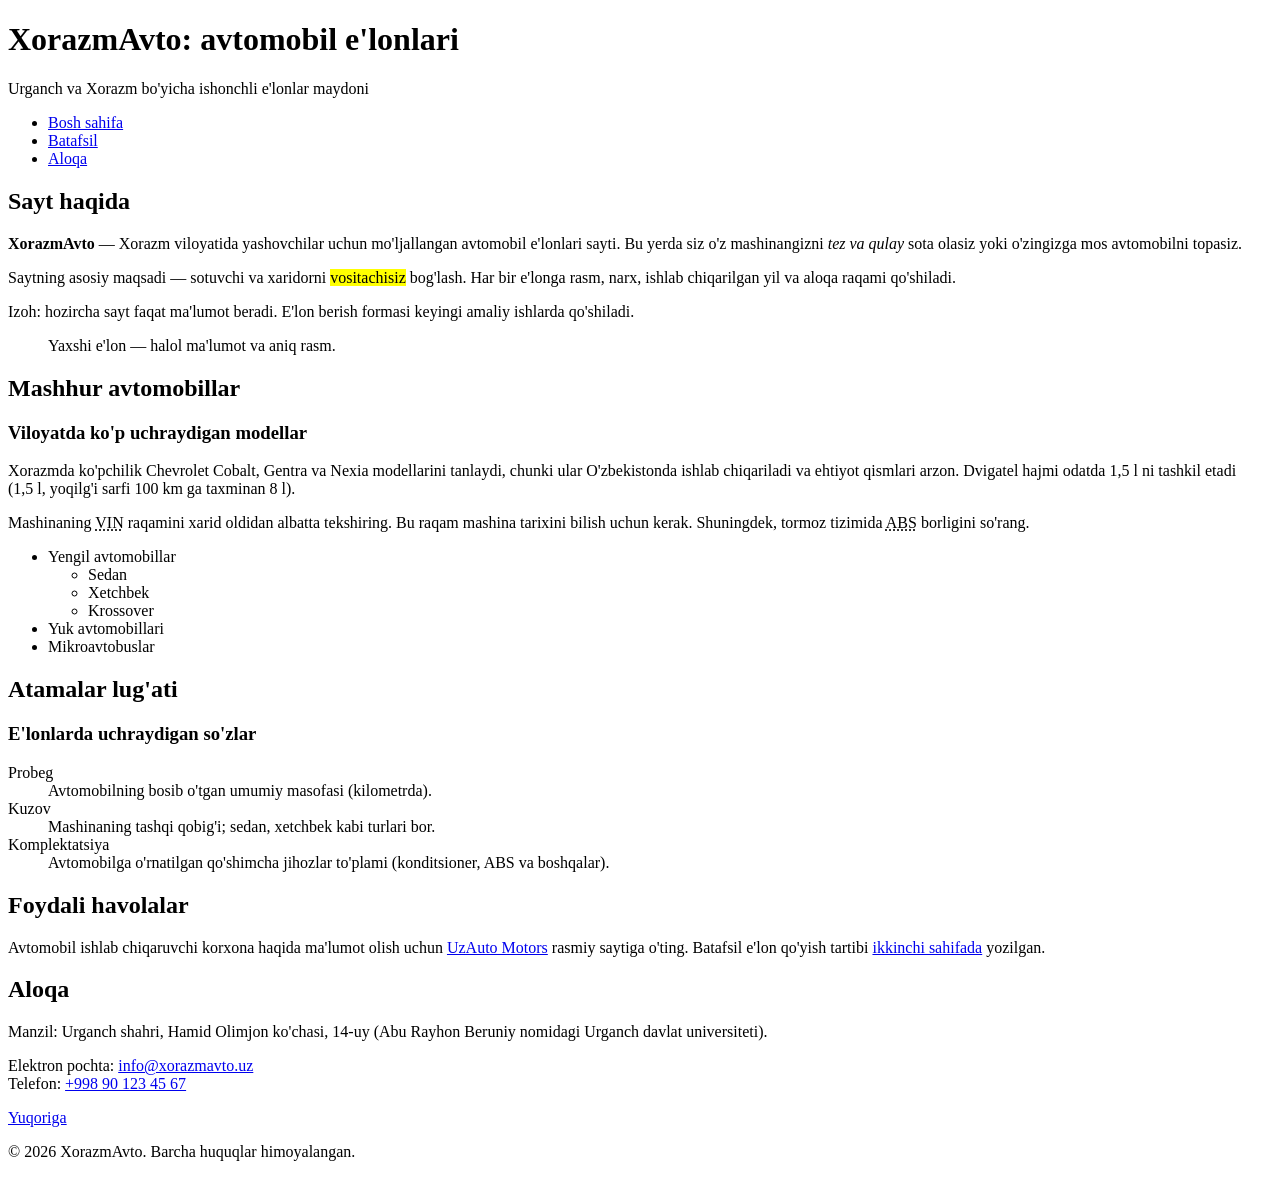
<file: amaliy-01/index.html>
<!DOCTYPE html>
<html lang="uz">
<head>
    <meta charset="UTF-8">
    <meta name="viewport" content="width=device-width, initial-scale=1">
    <meta name="description" content="Xorazm viloyatida avtomobil sotish va sotib olish e'lonlari sayti: e'lon berish qoidalari, mashhur modellar va foydali maslahatlar.">
    <title>XorazmAvto — Avtomobil e'lonlari sayti</title>
    <link rel="stylesheet" href="css/style.css">
</head>
<body>
    <header id="yuqori">
        <h1>XorazmAvto: avtomobil e'lonlari</h1>
        <p class="shior">Urganch va Xorazm bo'yicha ishonchli e'lonlar maydoni</p>
        <nav>
            <ul>
                <li><a href="index.html">Bosh sahifa</a></li>
                <li><a href="batafsil.html">Batafsil</a></li>
                <li><a href="#aloqa">Aloqa</a></li>
            </ul>
        </nav>
    </header>

    <main>
        <section>
            <h2>Sayt haqida</h2>
            <p>
                <strong>XorazmAvto</strong> — Xorazm viloyatida yashovchilar uchun mo'ljallangan
                avtomobil e'lonlari sayti. Bu yerda siz o'z mashinangizni <em>tez va qulay</em> sota olasiz
                yoki o'zingizga mos avtomobilni topasiz.
            </p>
            <p>
                Saytning asosiy maqsadi — sotuvchi va xaridorni <mark>vositachisiz</mark> bog'lash.
                Har bir e'longa rasm, narx, ishlab chiqarilgan yil va aloqa raqami qo'shiladi.
            </p>
            <p class="izoh">
                Izoh: hozircha sayt faqat ma'lumot beradi. E'lon berish formasi keyingi
                amaliy ishlarda qo'shiladi.
            </p>

            <blockquote>
                Yaxshi e'lon — halol ma'lumot va aniq rasm.
            </blockquote>
        </section>

        <section>
            <h2>Mashhur avtomobillar</h2>
            <h3>Viloyatda ko'p uchraydigan modellar</h3>
            <p>
                Xorazmda ko'pchilik Chevrolet Cobalt, Gentra va Nexia modellarini tanlaydi,
                chunki ular O'zbekistonda ishlab chiqariladi va ehtiyot qismlari arzon.
                Dvigatel hajmi odatda 1,5 l ni tashkil etadi (1,5&nbsp;l, yoqilg'i sarfi 100 km ga taxminan 8 l).
            </p>
            <p>
                Mashinaning <abbr title="Vehicle Identification Number — avtomobilning noyob identifikatsiya raqami">VIN</abbr>
                raqamini xarid oldidan albatta tekshiring. Bu raqam mashina tarixini bilish uchun kerak.
                Shuningdek, tormoz tizimida <abbr title="Anti-lock Braking System — g'ildiraklar qulflanishining oldini oluvchi tizim">ABS</abbr>
                borligini so'rang.
            </p>

            <ul>
                <li>Yengil avtomobillar
                    <ul>
                        <li>Sedan</li>
                        <li>Xetchbek</li>
                        <li>Krossover</li>
                    </ul>
                </li>
                <li>Yuk avtomobillari</li>
                <li>Mikroavtobuslar</li>
            </ul>
        </section>

        <section>
            <h2>Atamalar lug'ati</h2>
            <h3>E'lonlarda uchraydigan so'zlar</h3>
            <dl>
                <dt>Probeg</dt>
                <dd>Avtomobilning bosib o'tgan umumiy masofasi (kilometrda).</dd>

                <dt>Kuzov</dt>
                <dd>Mashinaning tashqi qobig'i; sedan, xetchbek kabi turlari bor.</dd>

                <dt>Komplektatsiya</dt>
                <dd>Avtomobilga o'rnatilgan qo'shimcha jihozlar to'plami (konditsioner, ABS va boshqalar).</dd>
            </dl>
        </section>

        <section>
            <h2>Foydali havolalar</h2>
            <p>
                Avtomobil ishlab chiqaruvchi korxona haqida ma'lumot olish uchun
                <a href="https://uzautomotors.com" target="_blank" rel="noopener">UzAuto Motors</a>
                rasmiy saytiga o'ting. Batafsil e'lon qo'yish tartibi
                <a href="batafsil.html">ikkinchi sahifada</a> yozilgan.
            </p>
        </section>

        <section id="aloqa">
            <h2>Aloqa</h2>
            <p>
                Manzil: Urganch shahri, Hamid Olimjon ko'chasi, 14-uy
                (Abu Rayhon Beruniy nomidagi Urganch davlat universiteti).
            </p>
            <p>
                Elektron pochta: <a href="mailto:info@xorazmavto.uz">info@xorazmavto.uz</a><br>
                Telefon: <a href="tel:+998901234567">+998 90 123 45 67</a>
            </p>
        </section>
    </main>

    <footer>
        <p><a href="#yuqori">Yuqoriga</a></p>
        <p>&copy; 2026 XorazmAvto. Barcha huquqlar himoyalangan.</p>
    </footer>
</body>
</html>
</file>
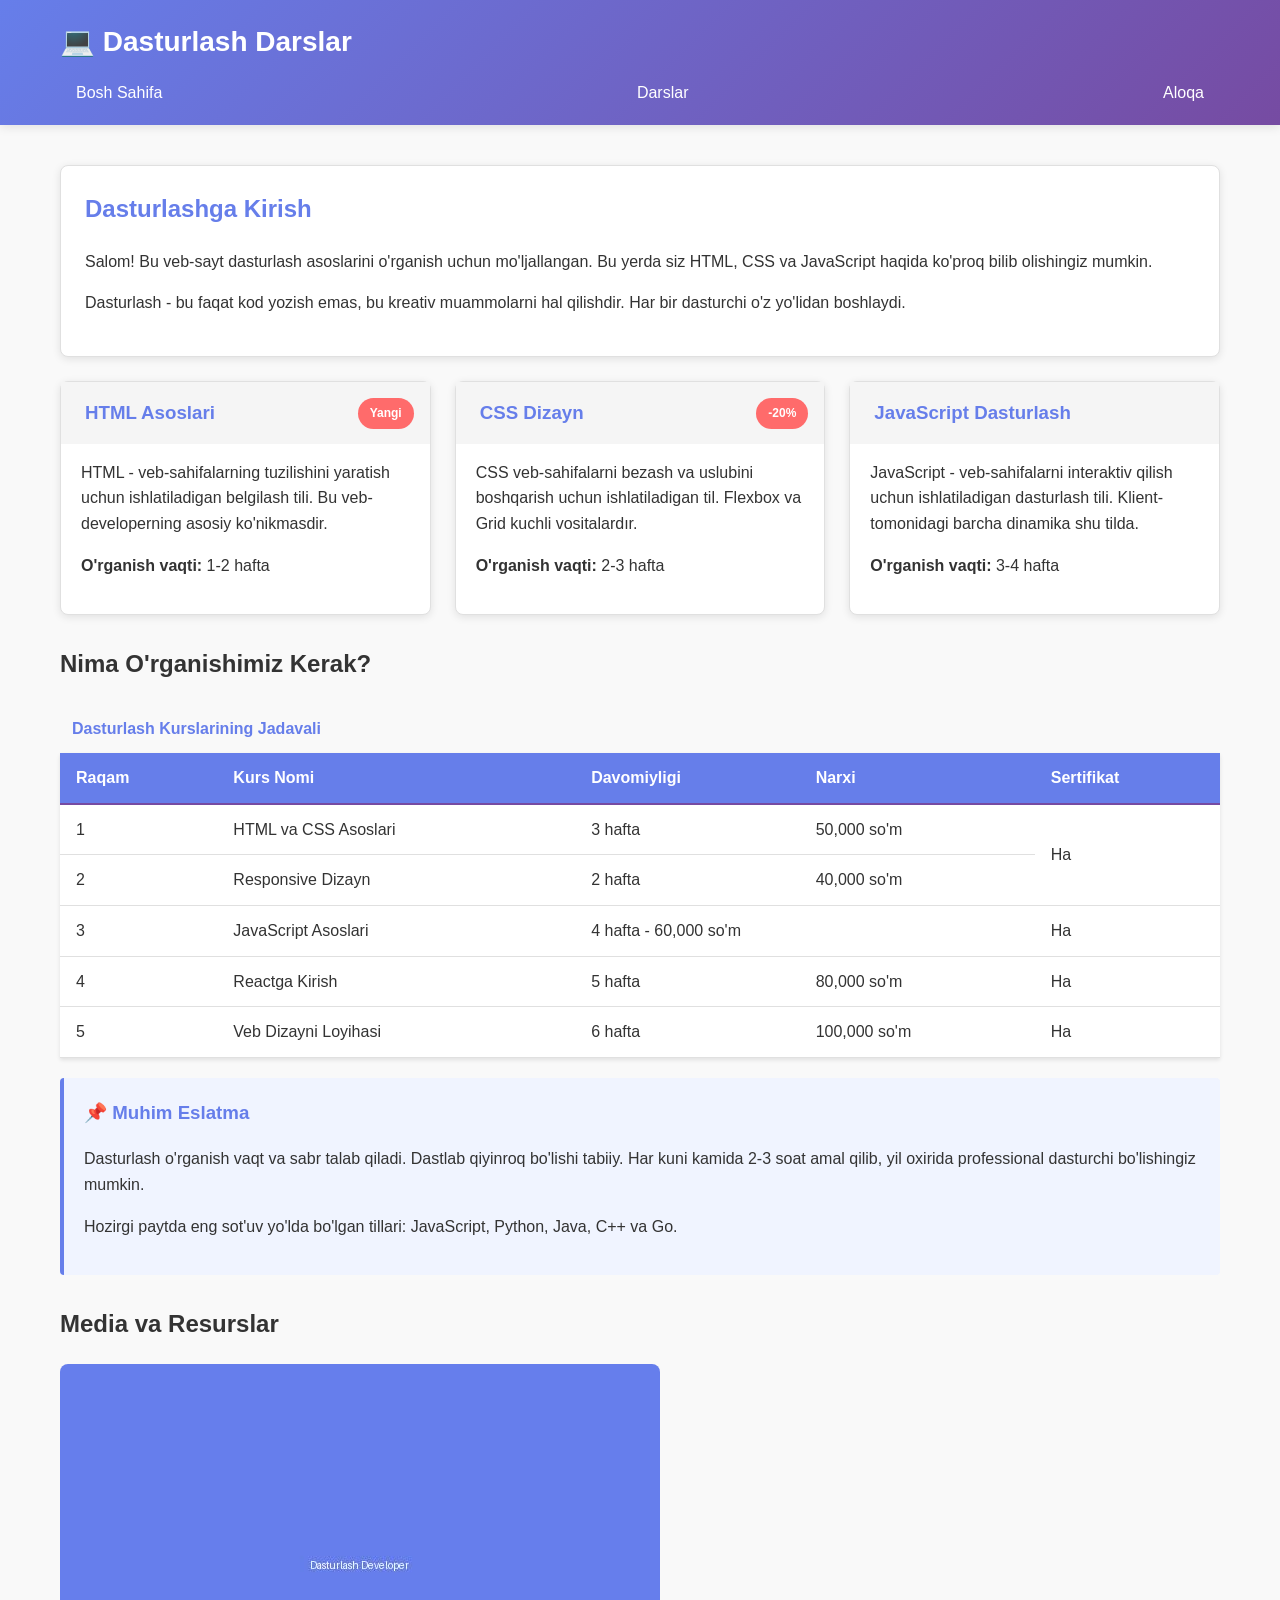
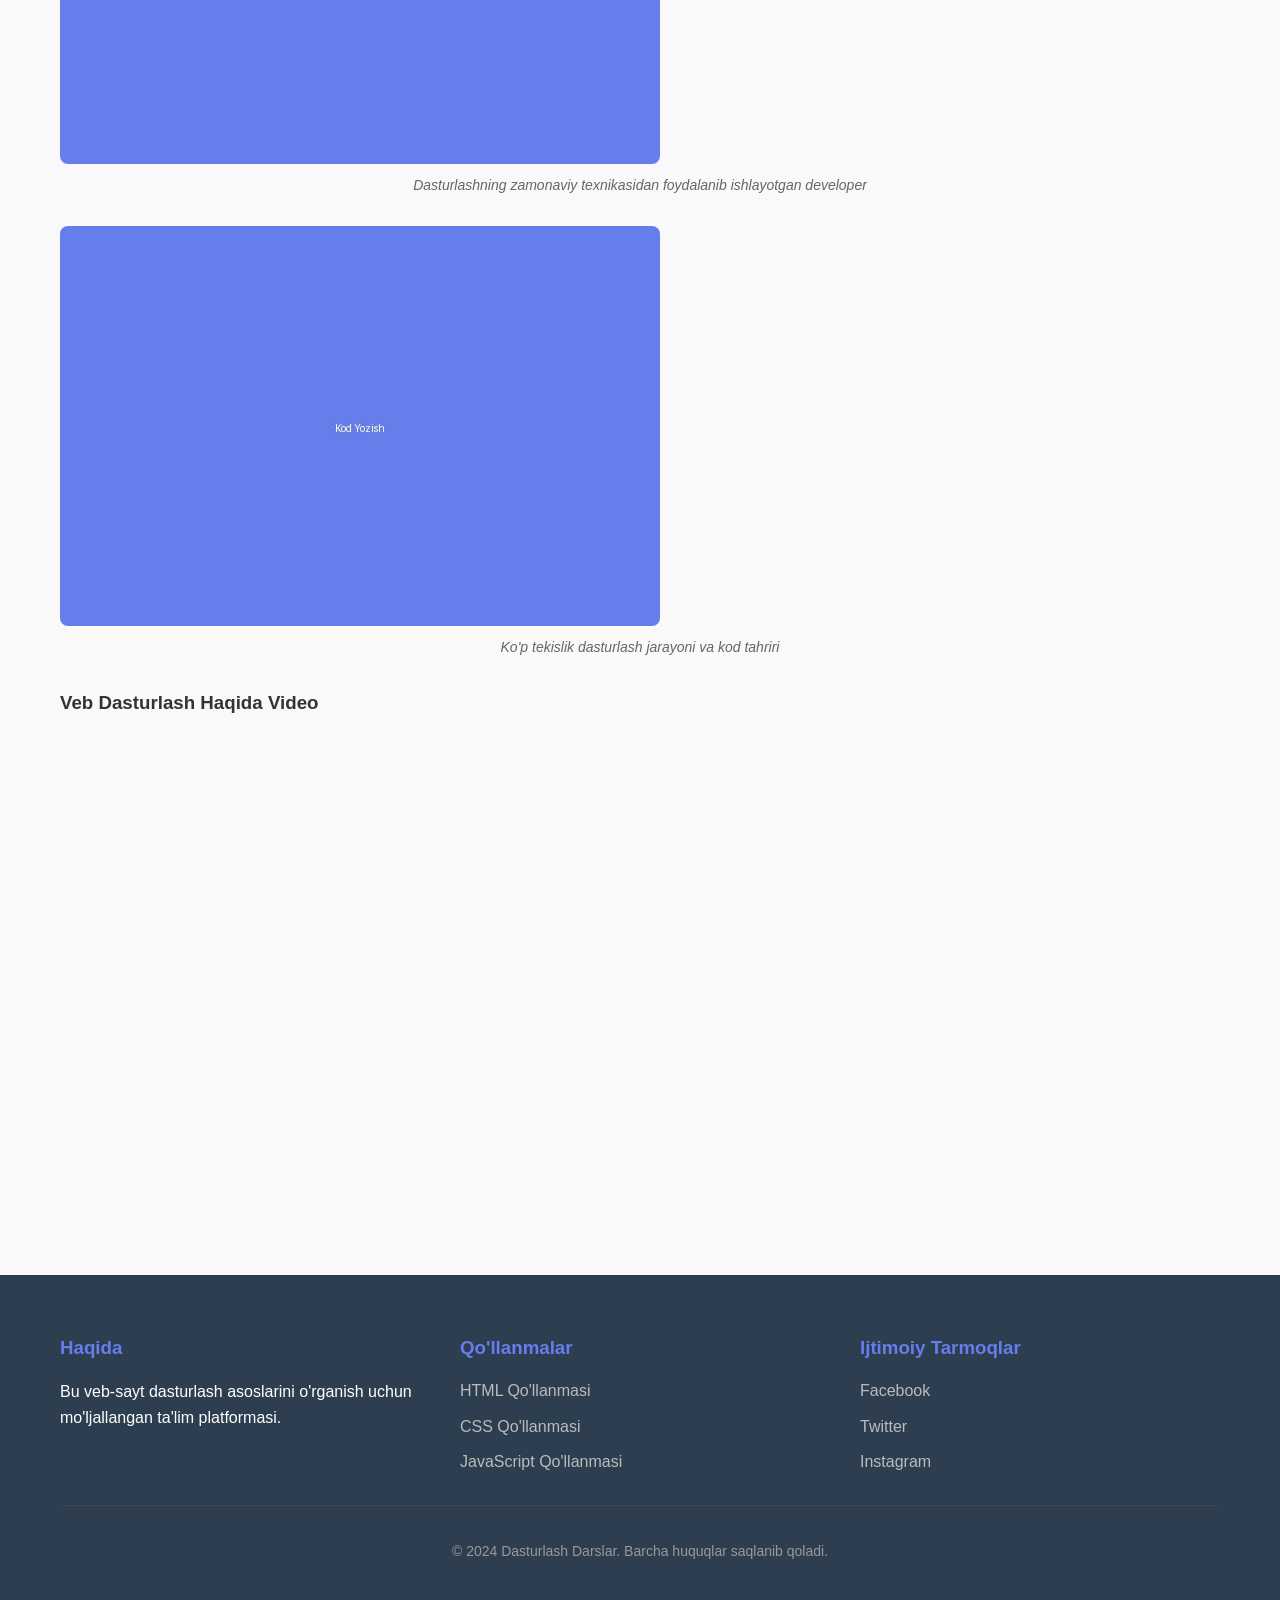
<file: amaliy-02/index.html>
<!DOCTYPE html>
<html lang="uz">
<head>
    <meta charset="UTF-8">
    <meta name="viewport" content="width=device-width, initial-scale=1.0">
    <title>Dasturlash Darslar - Bosh Sahifa</title>
    <link rel="stylesheet" href="css/style.css">
</head>
<body>
    <header>
        <div class="container">
            <h1>💻 Dasturlash Darslar</h1>
            <nav>
                <ul>
                    <li><a href="index.html">Bosh Sahifa</a></li>
                    <li><a href="batafsil.html">Darslar</a></li>
                    <li><a href="aloqa.html">Aloqa</a></li>
                </ul>
            </nav>
        </div>
    </header>

    <main>
        <div class="container">
            <section>
                <article>
                    <h2>Dasturlashga Kirish</h2>
                    <p>Salom! Bu veb-sayt dasturlash asoslarini o'rganish uchun mo'ljallangan. Bu yerda siz HTML, CSS va JavaScript haqida ko'proq bilib olishingiz mumkin.</p>
                    <p>Dasturlash - bu faqat kod yozish emas, bu kreativ muammolarni hal qilishdir. Har bir dasturchi o'z yo'lidan boshlaydi.</p>
                </article>

                <div class="cards-row">
                    <div class="card-item">
                        <span class="badge">Yangi</span>
                        <h3>HTML Asoslari</h3>
                        <p>HTML - veb-sahifalarning tuzilishini yaratish uchun ishlatiladigan belgilash tili. Bu veb-developerning asosiy ko'nikmasdir.</p>
                        <p><strong>O'rganish vaqti:</strong> 1-2 hafta</p>
                    </div>

                    <div class="card-item">
                        <span class="badge">-20%</span>
                        <h3>CSS Dizayn</h3>
                        <p>CSS veb-sahifalarni bezash va uslubini boshqarish uchun ishlatiladigan til. Flexbox va Grid kuchli vositalardır.</p>
                        <p><strong>O'rganish vaqti:</strong> 2-3 hafta</p>
                    </div>

                    <div class="card-item">
                        <h3>JavaScript Dasturlash</h3>
                        <p>JavaScript - veb-sahifalarni interaktiv qilish uchun ishlatiladigan dasturlash tili. Klient-tomonidagi barcha dinamika shu tilda.</p>
                        <p><strong>O'rganish vaqti:</strong> 3-4 hafta</p>
                    </div>
                </div>
            </section>

            <section>
                <h2>Nima O'rganishimiz Kerak?</h2>

                <table>
                    <caption>Dasturlash Kurslarining Jadavali</caption>
                    <thead>
                        <tr>
                            <th>Raqam</th>
                            <th>Kurs Nomi</th>
                            <th>Davomiyligi</th>
                            <th>Narxi</th>
                            <th>Sertifikat</th>
                        </tr>
                    </thead>
                    <tbody>
                        <tr>
                            <td>1</td>
                            <td>HTML va CSS Asoslari</td>
                            <td>3 hafta</td>
                            <td>50,000 so'm</td>
                            <td rowspan="2">Ha</td>
                        </tr>
                        <tr>
                            <td>2</td>
                            <td>Responsive Dizayn</td>
                            <td>2 hafta</td>
                            <td>40,000 so'm</td>
                        </tr>
                        <tr>
                            <td>3</td>
                            <td>JavaScript Asoslari</td>
                            <td colspan="2">4 hafta - 60,000 so'm</td>
                            <td>Ha</td>
                        </tr>
                        <tr>
                            <td>4</td>
                            <td>Reactga Kirish</td>
                            <td>5 hafta</td>
                            <td>80,000 so'm</td>
                            <td>Ha</td>
                        </tr>
                        <tr>
                            <td>5</td>
                            <td>Veb Dizayni Loyihasi</td>
                            <td>6 hafta</td>
                            <td>100,000 so'm</td>
                            <td>Ha</td>
                        </tr>
                    </tbody>
                </table>

                <aside>
                    <h3>📌 Muhim Eslatma</h3>
                    <p>Dasturlash o'rganish vaqt va sabr talab qiladi. Dastlab qiyinroq bo'lishi tabiiy. Har kuni kamida 2-3 soat amal qilib, yil oxirida professional dasturchi bo'lishingiz mumkin.</p>
                    <p>Hozirgi paytda eng sot'uv yo'lda bo'lgan tillari: JavaScript, Python, Java, C++ va Go.</p>
                </aside>
            </section>

            <section>
                <h2>Media va Resurslar</h2>

                <figure>
                    <img src="rasmlar/programming.jpg" alt="Dasturlashda ishlayotgan dasturchi o'z masomasi bilan kompyutorda ishlayapti">
                    <figcaption>Dasturlashning zamonaviy texnikasidan foydalanib ishlayotgan developer</figcaption>
                </figure>

                <figure>
                    <img src="rasmlar/coding.jpg" alt="Kod yozish jarayoni, monitor ekranida ko'rinib turgan kod">
                    <figcaption>Ko'p tekislik dasturlash jarayoni va kod tahriri</figcaption>
                </figure>

                <h3>Veb Dasturlash Haqida Video</h3>
                <iframe width="100%" height="400" src="https://www.youtube.com/embed/dQw4w9WgXcQ" title="Veb Dasturlash Haqida Tanishuv" allow="accelerometer; autoplay; clipboard-write; encrypted-media; gyroscope; picture-in-picture" allowfullscreen></iframe>
            </section>
        </div>
    </main>

    <button class="back-to-top" id="backToTop" onclick="document.getElementById('top').scrollIntoView({behavior: 'smooth'});">↑</button>
    <div id="top"></div>

    <footer>
        <div class="container">
            <div class="footer-content">
                <div class="footer-section">
                    <h3>Haqida</h3>
                    <p>Bu veb-sayt dasturlash asoslarini o'rganish uchun mo'ljallangan ta'lim platformasi.</p>
                </div>
                <div class="footer-section">
                    <h3>Qo'llanmalar</h3>
                    <ul>
                        <li><a href="#">HTML Qo'llanmasi</a></li>
                        <li><a href="#">CSS Qo'llanmasi</a></li>
                        <li><a href="#">JavaScript Qo'llanmasi</a></li>
                    </ul>
                </div>
                <div class="footer-section">
                    <h3>Ijtimoiy Tarmoqlar</h3>
                    <ul>
                        <li><a href="#">Facebook</a></li>
                        <li><a href="#">Twitter</a></li>
                        <li><a href="#">Instagram</a></li>
                    </ul>
                </div>
            </div>
            <div class="footer-bottom">
                <p>&copy; 2024 Dasturlash Darslar. Barcha huquqlar saqlanib qoladi.</p>
            </div>
        </div>
    </footer>

    <script>
        window.addEventListener('scroll', function() {
            const backToTop = document.getElementById('backToTop');
            if (window.scrollY > 300) {
                backToTop.classList.add('show');
            } else {
                backToTop.classList.remove('show');
            }
        });
    </script>
</body>
</html>
</file>
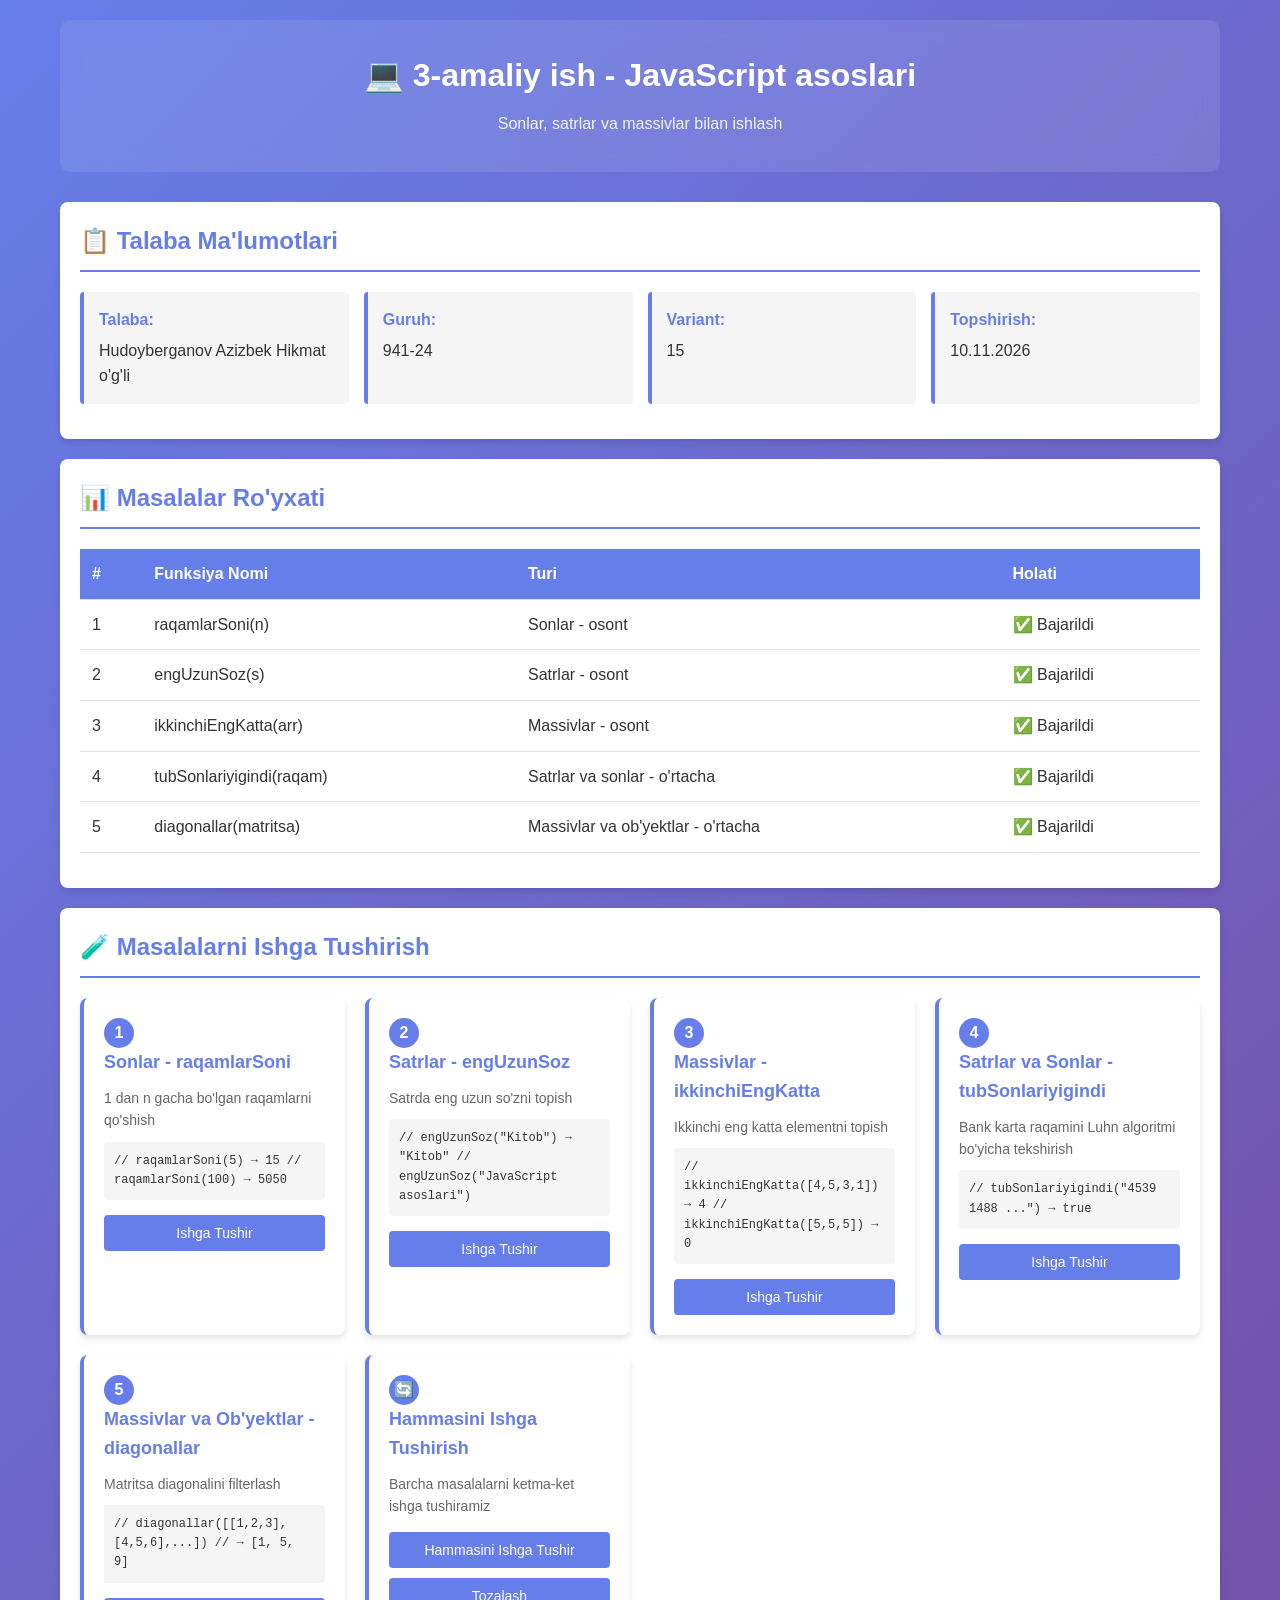
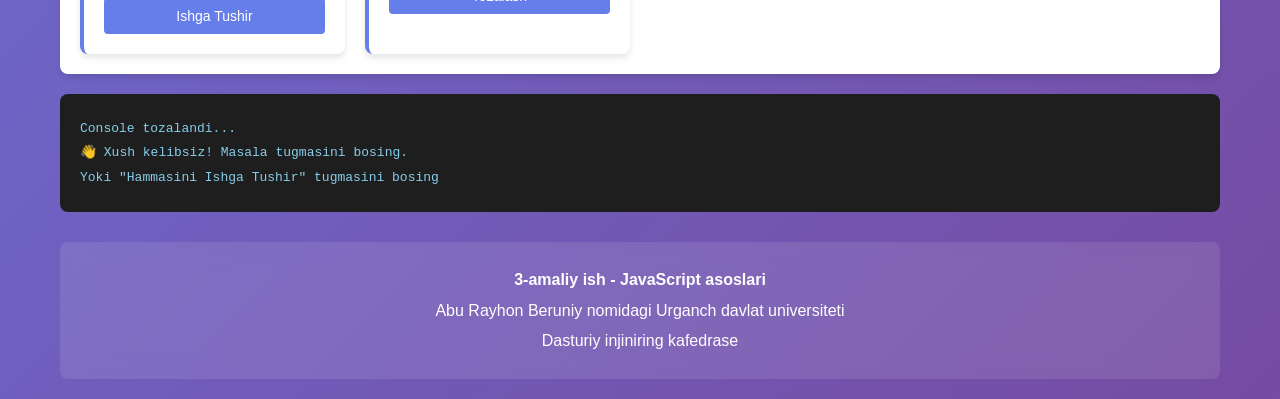
<file: amaliy-03/index.html>
<!DOCTYPE html>
<html lang="uz">
<head>
    <meta charset="UTF-8">
    <meta name="viewport" content="width=device-width, initial-scale=1.0">
    <title>3-amaliy ish - JavaScript asoslari</title>
    <style>
        * {
            box-sizing: border-box;
        }

        body {
            font-family: 'Segoe UI', Tahoma, Geneva, Verdana, sans-serif;
            line-height: 1.6;
            color: #333;
            margin: 0;
            padding: 0;
            background: linear-gradient(135deg, #667eea 0%, #764ba2 100%);
            min-height: 100vh;
        }

        .container {
            max-width: 1200px;
            margin: 0 auto;
            padding: 20px;
        }

        header {
            background: rgba(255, 255, 255, 0.1);
            color: white;
            padding: 30px 0;
            text-align: center;
            border-radius: 10px;
            margin-bottom: 30px;
            backdrop-filter: blur(10px);
        }

        header h1 {
            margin: 0;
            font-size: 32px;
            margin-bottom: 10px;
        }

        header p {
            margin: 5px 0;
            font-size: 16px;
            opacity: 0.9;
        }

        .info-section {
            background: white;
            padding: 20px;
            border-radius: 8px;
            margin-bottom: 20px;
            box-shadow: 0 4px 6px rgba(0, 0, 0, 0.1);
        }

        .info-section h2 {
            color: #667eea;
            margin-top: 0;
            border-bottom: 2px solid #667eea;
            padding-bottom: 10px;
        }

        .info-grid {
            display: grid;
            grid-template-columns: repeat(auto-fit, minmax(200px, 1fr));
            gap: 15px;
            margin: 15px 0;
        }

        .info-item {
            background: #f5f5f5;
            padding: 15px;
            border-left: 4px solid #667eea;
            border-radius: 4px;
        }

        .info-item strong {
            color: #667eea;
            display: block;
            margin-bottom: 5px;
        }

        .tasks-grid {
            display: grid;
            grid-template-columns: repeat(auto-fit, minmax(250px, 1fr));
            gap: 20px;
            margin-top: 20px;
        }

        .task-card {
            background: white;
            padding: 20px;
            border-radius: 8px;
            box-shadow: 0 4px 6px rgba(0, 0, 0, 0.1);
            border-left: 4px solid #667eea;
            transition: transform 0.3s ease, box-shadow 0.3s ease;
        }

        .task-card:hover {
            transform: translateY(-5px);
            box-shadow: 0 8px 12px rgba(0, 0, 0, 0.15);
        }

        .task-card h3 {
            color: #667eea;
            margin: 0 0 10px 0;
            font-size: 18px;
        }

        .task-card .number {
            display: inline-block;
            background: #667eea;
            color: white;
            width: 30px;
            height: 30px;
            border-radius: 50%;
            text-align: center;
            line-height: 30px;
            font-weight: bold;
            margin-right: 10px;
        }

        .task-card p {
            margin: 10px 0;
            font-size: 14px;
            color: #666;
        }

        .task-card .example {
            background: #f5f5f5;
            padding: 10px;
            border-radius: 4px;
            font-family: 'Courier New', monospace;
            font-size: 12px;
            overflow-x: auto;
            margin-top: 10px;
        }

        .button-group {
            display: flex;
            gap: 10px;
            margin-top: 15px;
            flex-wrap: wrap;
        }

        button {
            background: #667eea;
            color: white;
            border: none;
            padding: 10px 20px;
            border-radius: 4px;
            cursor: pointer;
            font-size: 14px;
            transition: background 0.3s ease;
            flex: 1;
            min-width: 120px;
        }

        button:hover {
            background: #764ba2;
        }

        button:active {
            transform: scale(0.98);
        }

        .console-output {
            background: #1e1e1e;
            color: #00ff00;
            padding: 20px;
            border-radius: 8px;
            font-family: 'Courier New', monospace;
            font-size: 13px;
            line-height: 1.5;
            margin-top: 20px;
            max-height: 400px;
            overflow-y: auto;
            white-space: pre-wrap;
            word-wrap: break-word;
        }

        .console-output .output {
            margin: 5px 0;
        }

        .console-output .output.success {
            color: #00ff00;
        }

        .console-output .output.error {
            color: #ff6b6b;
        }

        .console-output .output.info {
            color: #87ceeb;
        }

        footer {
            background: rgba(255, 255, 255, 0.1);
            color: white;
            padding: 20px;
            text-align: center;
            border-radius: 8px;
            margin-top: 30px;
            backdrop-filter: blur(10px);
        }

        footer p {
            margin: 5px 0;
        }

        .table-responsive {
            overflow-x: auto;
            margin: 15px 0;
        }

        table {
            width: 100%;
            border-collapse: collapse;
            background: white;
        }

        table thead {
            background: #667eea;
            color: white;
        }

        table th, table td {
            padding: 12px;
            text-align: left;
            border-bottom: 1px solid #e0e0e0;
        }

        table tbody tr:hover {
            background: #f5f5f5;
        }

        @media (max-width: 768px) {
            header h1 {
                font-size: 24px;
            }

            .tasks-grid {
                grid-template-columns: 1fr;
            }

            .info-grid {
                grid-template-columns: 1fr;
            }
        }
    </style>
</head>
<body>
    <div class="container">
        <header>
            <h1>💻 3-amaliy ish - JavaScript asoslari</h1>
            <p>Sonlar, satrlar va massivlar bilan ishlash</p>
        </header>

        <div class="info-section">
            <h2>📋 Talaba Ma'lumotlari</h2>
            <div class="info-grid">
                <div class="info-item">
                    <strong>Talaba:</strong>
                    Hudoyberganov Azizbek Hikmat o'g'li
                </div>
                <div class="info-item">
                    <strong>Guruh:</strong>
                    941-24
                </div>
                <div class="info-item">
                    <strong>Variant:</strong>
                    15
                </div>
                <div class="info-item">
                    <strong>Topshirish:</strong>
                    10.11.2026
                </div>
            </div>
        </div>

        <div class="info-section">
            <h2>📊 Masalalar Ro'yxati</h2>
            <div class="table-responsive">
                <table>
                    <thead>
                        <tr>
                            <th>#</th>
                            <th>Funksiya Nomi</th>
                            <th>Turi</th>
                            <th>Holati</th>
                        </tr>
                    </thead>
                    <tbody>
                        <tr>
                            <td>1</td>
                            <td>raqamlarSoni(n)</td>
                            <td>Sonlar - osont</td>
                            <td>✅ Bajarildi</td>
                        </tr>
                        <tr>
                            <td>2</td>
                            <td>engUzunSoz(s)</td>
                            <td>Satrlar - osont</td>
                            <td>✅ Bajarildi</td>
                        </tr>
                        <tr>
                            <td>3</td>
                            <td>ikkinchiEngKatta(arr)</td>
                            <td>Massivlar - osont</td>
                            <td>✅ Bajarildi</td>
                        </tr>
                        <tr>
                            <td>4</td>
                            <td>tubSonlariyigindi(raqam)</td>
                            <td>Satrlar va sonlar - o'rtacha</td>
                            <td>✅ Bajarildi</td>
                        </tr>
                        <tr>
                            <td>5</td>
                            <td>diagonallar(matritsa)</td>
                            <td>Massivlar va ob'yektlar - o'rtacha</td>
                            <td>✅ Bajarildi</td>
                        </tr>
                    </tbody>
                </table>
            </div>
        </div>

        <div class="info-section">
            <h2>🧪 Masalalarni Ishga Tushirish</h2>
            <div class="tasks-grid">
                <div class="task-card">
                    <span class="number">1</span>
                    <h3>Sonlar - raqamlarSoni</h3>
                    <p>1 dan n gacha bo'lgan raqamlarni qo'shish</p>
                    <div class="example">
// raqamlarSoni(5) → 15
// raqamlarSoni(100) → 5050
                    </div>
                    <div class="button-group">
                        <button onclick="runMasala1()">Ishga Tushir</button>
                    </div>
                </div>

                <div class="task-card">
                    <span class="number">2</span>
                    <h3>Satrlar - engUzunSoz</h3>
                    <p>Satrda eng uzun so'zni topish</p>
                    <div class="example">
// engUzunSoz("Kitob") → "Kitob"
// engUzunSoz("JavaScript asoslari")
                    </div>
                    <div class="button-group">
                        <button onclick="runMasala2()">Ishga Tushir</button>
                    </div>
                </div>

                <div class="task-card">
                    <span class="number">3</span>
                    <h3>Massivlar - ikkinchiEngKatta</h3>
                    <p>Ikkinchi eng katta elementni topish</p>
                    <div class="example">
// ikkinchiEngKatta([4,5,3,1]) → 4
// ikkinchiEngKatta([5,5,5]) → 0
                    </div>
                    <div class="button-group">
                        <button onclick="runMasala3()">Ishga Tushir</button>
                    </div>
                </div>

                <div class="task-card">
                    <span class="number">4</span>
                    <h3>Satrlar va Sonlar - tubSonlariyigindi</h3>
                    <p>Bank karta raqamini Luhn algoritmi bo'yicha tekshirish</p>
                    <div class="example">
// tubSonlariyigindi("4539 1488 ...") → true
                    </div>
                    <div class="button-group">
                        <button onclick="runMasala4()">Ishga Tushir</button>
                    </div>
                </div>

                <div class="task-card">
                    <span class="number">5</span>
                    <h3>Massivlar va Ob'yektlar - diagonallar</h3>
                    <p>Matritsa diagonalini filterlash</p>
                    <div class="example">
// diagonallar([[1,2,3],[4,5,6],...])
// → [1, 5, 9]
                    </div>
                    <div class="button-group">
                        <button onclick="runMasala5()">Ishga Tushir</button>
                    </div>
                </div>

                <div class="task-card">
                    <span class="number">🔄</span>
                    <h3>Hammasini Ishga Tushirish</h3>
                    <p>Barcha masalalarni ketma-ket ishga tushiramiz</p>
                    <div class="button-group">
                        <button onclick="runAllTasks()">Hammasini Ishga Tushir</button>
                        <button onclick="clearConsole()">Tozalash</button>
                    </div>
                </div>
            </div>
        </div>

        <div class="console-output" id="output">
            <div class="output info">Console outputi bu yerda ko'rsatiladi...</div>
            <div class="output info">Masala tugmasini bosing va natijani ko'ring!</div>
        </div>

        <footer>
            <p><strong>3-amaliy ish - JavaScript asoslari</strong></p>
            <p>Abu Rayhon Beruniy nomidagi Urganch davlat universiteti</p>
            <p>Dasturiy injiniring kafedrase</p>
        </footer>
    </div>

    <!-- Masala skriptlari -->
    <script src="js/masala1.js"></script>
    <script src="js/masala2.js"></script>
    <script src="js/masala3.js"></script>
    <script src="js/masala4.js"></script>
    <script src="js/masala5.js"></script>

    <script>
        const outputDiv = document.getElementById('output');
        const originalLog = console.log;
        const originalError = console.error;

        function addOutput(message, type = 'info') {
            const div = document.createElement('div');
            div.className = `output ${type}`;
            div.textContent = message;
            outputDiv.appendChild(div);
            outputDiv.scrollTop = outputDiv.scrollHeight;
        }

        console.log = function(...args) {
            addOutput(args.map(arg => {
                if (typeof arg === 'object') {
                    return JSON.stringify(arg, null, 2);
                }
                return String(arg);
            }).join(' '), 'success');
            originalLog.apply(console, args);
        };

        console.error = function(...args) {
            addOutput('❌ ' + args.join(' '), 'error');
            originalError.apply(console, args);
        };

        function clearConsole() {
            outputDiv.innerHTML = '<div class="output info">Console tozalandi...</div>';
        }

        function runMasala1() {
            clearConsole();
            addOutput('=== 1-MASALA: raqamlarSoni ===', 'info');
            addOutput('Test 1: raqamlarSoni(5)', 'info');
            console.log('Natija:', raqamlarSoni(5), '(kutilgan: 15)');
            addOutput('', 'info');
            addOutput('Test 2: raqamlarSoni(100)', 'info');
            console.log('Natija:', raqamlarSoni(100), '(kutilgan: 5050)');
        }

        function runMasala2() {
            clearConsole();
            addOutput('=== 2-MASALA: engUzunSoz ===', 'info');
            addOutput('Test 1: engUzunSoz("Kitob")', 'info');
            console.log('Natija:', engUzunSoz("Kitob"));
            addOutput('', 'info');
            addOutput('Test 2: engUzunSoz("JavaScript asoslari")', 'info');
            console.log('Natija:', engUzunSoz("JavaScript asoslari"));
        }

        function runMasala3() {
            clearConsole();
            addOutput('=== 3-MASALA: ikkinchiEngKatta ===', 'info');
            addOutput('Test 1: ikkinchiEngKatta([4, 5, 3, 1])', 'info');
            console.log('Natija:', ikkinchiEngKatta([4, 5, 3, 1]), '(kutilgan: 4)');
            addOutput('', 'info');
            addOutput('Test 2: ikkinchiEngKatta([5, 5, 5])', 'info');
            console.log('Natija:', ikkinchiEngKatta([5, 5, 5]), '(kutilgan: 0)');
        }

        function runMasala4() {
            clearConsole();
            addOutput('=== 4-MASALA: tubSonlariyigindi ===', 'info');
            addOutput('Test 1: tubSonlariyigindi("4539 1488 0343 6467")', 'info');
            console.log('Natija:', tubSonlariyigindi("4539 1488 0343 6467"), '(kutilgan: true)');
            addOutput('', 'info');
            addOutput('Test 2: tubSonlariyigindi("1234 5678 9012 3456")', 'info');
            console.log('Natija:', tubSonlariyigindi("1234 5678 9012 3456"), '(kutilgan: false)');
        }

        function runMasala5() {
            clearConsole();
            addOutput('=== 5-MASALA: diagonallar ===', 'info');
            addOutput('Test 1: diagonallar([[1,2,3],[4,5,6],[7,8,9]])', 'info');
            console.log('Natija:', diagonallar([[1, 2, 3], [4, 5, 6], [7, 8, 9]]), '(kutilgan: [1, 5, 9])');
            addOutput('', 'info');
            addOutput('Test 2: diagonallar([["html","css"],["js"]])', 'info');
            console.log('Natija:', diagonallar([["html", "css"], ["js"]]), '(kutilgan: ["html"])');
        }

        function runAllTasks() {
            clearConsole();
            addOutput('🚀 BARCHA MASALALARNI ISHGA TUSHIRYAPMAN...', 'info');
            addOutput('', 'info');

            runMasala1();
            addOutput('\n' + '='.repeat(50) + '\n', 'info');

            runMasala2();
            addOutput('\n' + '='.repeat(50) + '\n', 'info');

            runMasala3();
            addOutput('\n' + '='.repeat(50) + '\n', 'info');

            runMasala4();
            addOutput('\n' + '='.repeat(50) + '\n', 'info');

            runMasala5();
            addOutput('\n' + '='.repeat(50), 'info');
            addOutput('✅ BARCHA MASALALAR BAJARILDI!', 'success');
        }

        window.addEventListener('load', () => {
            clearConsole();
            addOutput('👋 Xush kelibsiz! Masala tugmasini bosing.', 'info');
            addOutput('Yoki "Hammasini Ishga Tushir" tugmasini bosing', 'info');
        });
    </script>
</body>
</html>
</file>
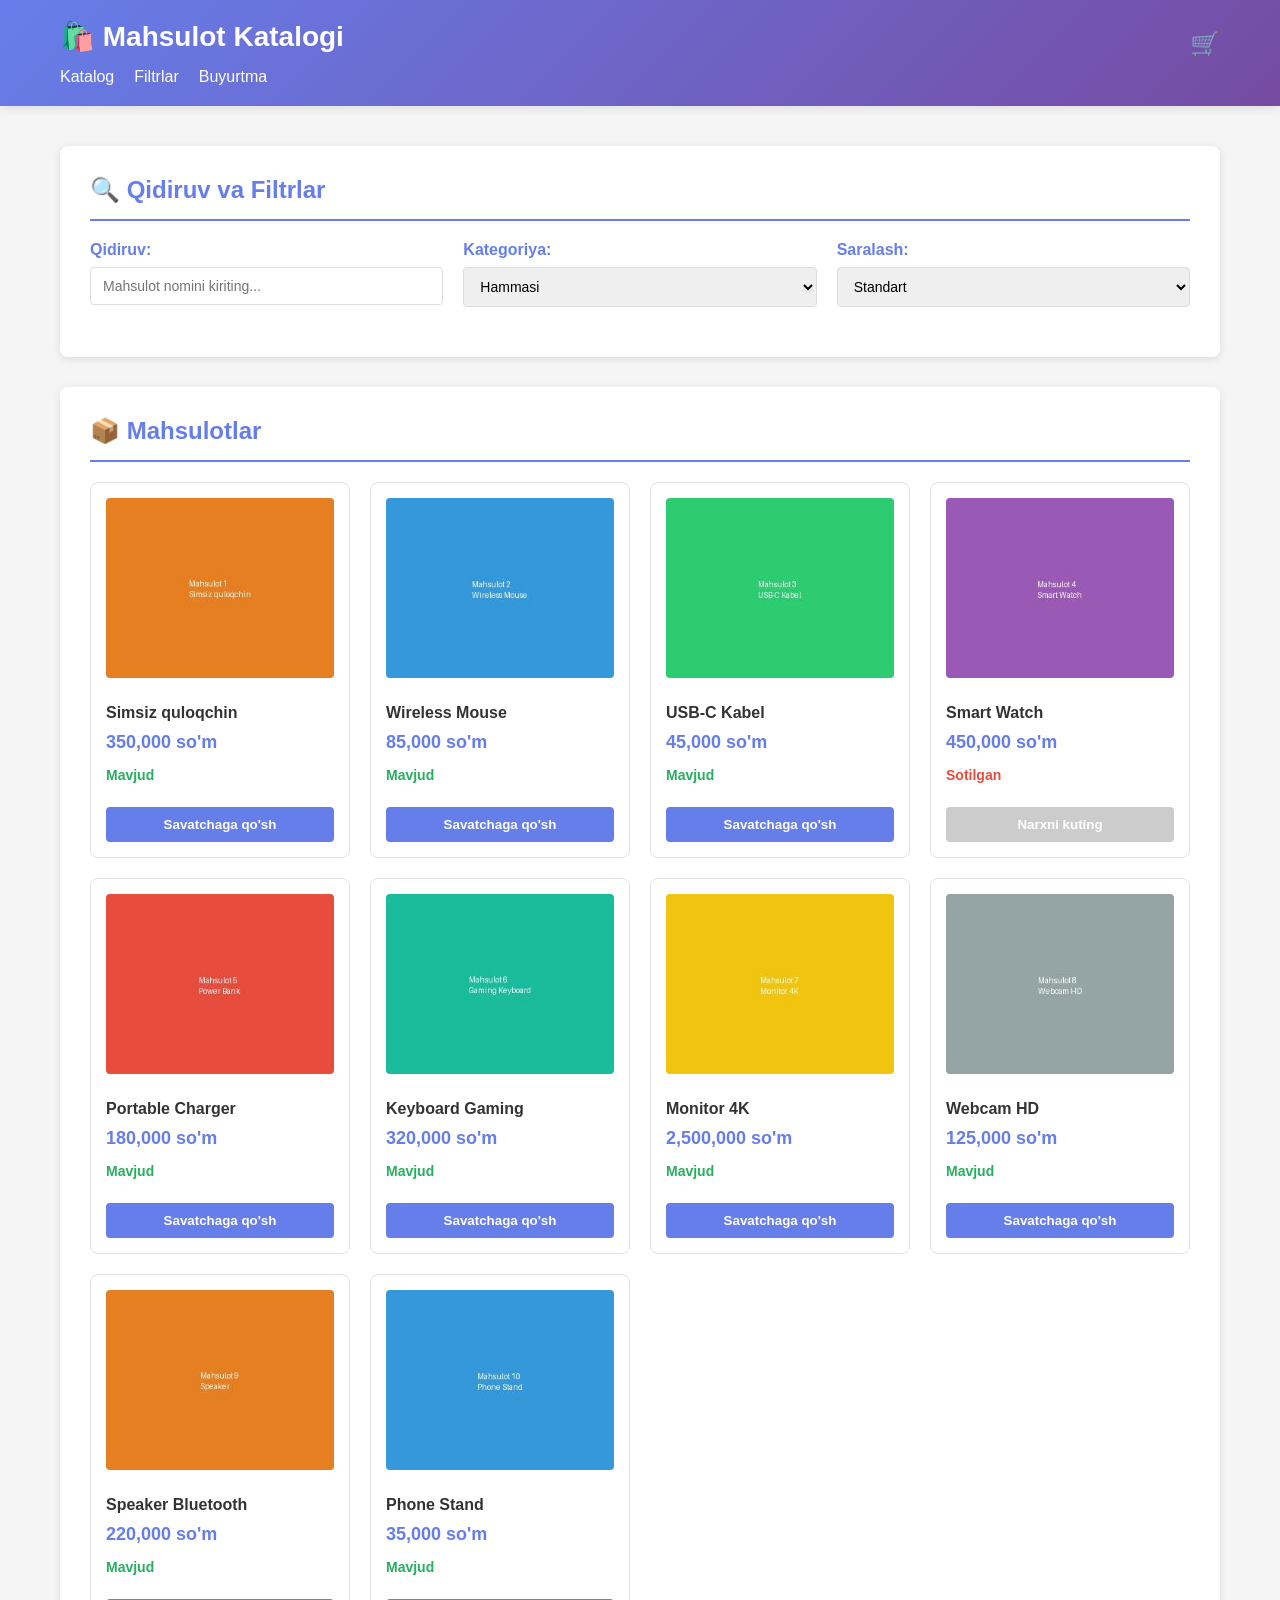
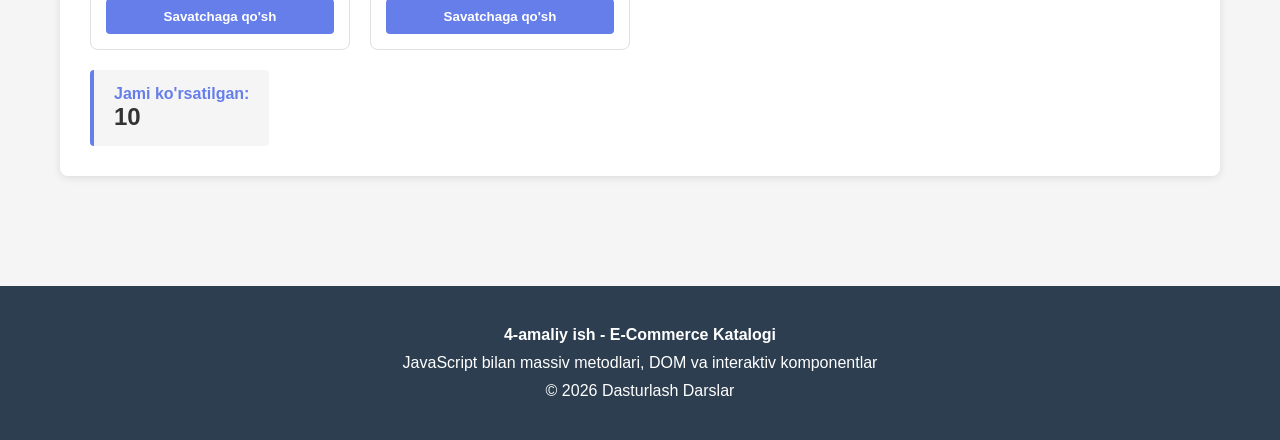
<file: amaliy-04/index.html>
<!DOCTYPE html>
<html lang="uz">
<head>
    <meta charset="UTF-8">
    <meta name="viewport" content="width=device-width, initial-scale=1.0">
    <title>4-amaliy ish - E-Commerce Katalogi</title>
    <link rel="stylesheet" href="css/style.css">
</head>
<body>
    <header>
        <div class="container">
            <div style="display: flex; justify-content: space-between; align-items: center;">
                <h1>🛍️ Mahsulot Katalogi</h1>
                <div style="display: flex; align-items: center; gap: 20px;">
                    <div class="savat-icon">
                        <span style="font-size: 24px; cursor: pointer;">🛒</span>
                        <span id="savat-soni">0</span>
                    </div>
                    <button class="hamburger" onclick="hamburgerMenuniOchish()">☰</button>
                </div>
            </div>
            <nav>
                <ul>
                    <li><a href="#katalog-section">Katalog</a></li>
                    <li><a href="#filtrlar-section">Filtrlar</a></li>
                    <li><a onclick="modalni('ochish')" style="cursor: pointer;">Buyurtma</a></li>
                </ul>
            </nav>
            <div id="mobile-menu">
                <ul>
                    <li><a href="#katalog-section">Katalog</a></li>
                    <li><a href="#filtrlar-section">Filtrlar</a></li>
                    <li><a onclick="modalni('ochish')" style="cursor: pointer;">Buyurtma</a></li>
                </ul>
            </div>
        </div>
    </header>

    <main>
        <div class="container">
            <section id="filtrlar-section">
                <h2>🔍 Qidiruv va Filtrlar</h2>
                <div class="filters">
                    <div class="filter-group">
                        <label for="qidiruv">Qidiruv:</label>
                        <input
                            type="text"
                            id="qidiruv"
                            placeholder="Mahsulot nomini kiriting..."
                        >
                    </div>
                    <div class="filter-group">
                        <label for="kategoriya">Kategoriya:</label>
                        <select id="kategoriya">
                            <option value="hammasi">Hammasi</option>
                            <option value="audio">Audio</option>
                            <option value="computer">Kompyuter</option>
                            <option value="aksessuarlar">Aksessuarlar</option>
                            <option value="gadget">Gadget</option>
                            <option value="display">Displey</option>
                        </select>
                    </div>
                    <div class="filter-group">
                        <label for="saralash">Saralash:</label>
                        <select id="saralash">
                            <option value="default">Standart</option>
                            <option value="arzondan">Arzondan qimmatga</option>
                            <option value="qimmatdan">Qimmatdan arzonга</option>
                            <option value="alifbo">Alifbo bo'yicha</option>
                        </select>
                    </div>
                </div>
            </section>

            <section id="katalog-section">
                <h2>📦 Mahsulotlar</h2>
                <div id="katalog"></div>
                <div class="stats">
                    <div class="stat">
                        <strong>Jami ko'rsatilgan:</strong>
                        <span id="soni">0</span>
                    </div>
                </div>
            </section>
        </div>
    </main>

    <div id="modal" class="modal">
        <div class="modal-content">
            <button class="modal-close" onclick="modalni('yopish')">×</button>
            <h2>Buyurtma Berish</h2>
            <form id="forma">
                <div class="form-group">
                    <label for="ism">Ismingiz:</label>
                    <input type="text" id="ism" required>
                </div>
                <div class="form-group">
                    <label for="email">Email:</label>
                    <input type="email" id="email" required>
                </div>
                <div class="form-group">
                    <label for="telefon">Telefon (+998XXXXXXXXX):</label>
                    <input type="tel" id="telefon" placeholder="+998" required>
                </div>
                <div class="form-group">
                    <button type="submit">Yuborish</button>
                </div>
            </form>
        </div>
    </div>

    <footer>
        <div class="container">
            <p><strong>4-amaliy ish - E-Commerce Katalogi</strong></p>
            <p>JavaScript bilan massiv metodlari, DOM va interaktiv komponentlar</p>
            <p>&copy; 2026 Dasturlash Darslar</p>
        </div>
    </footer>

    <script src="js/data.js"></script>
    <script src="js/katalog.js"></script>
    <script src="js/ui.js"></script>
</body>
</html>
</file>
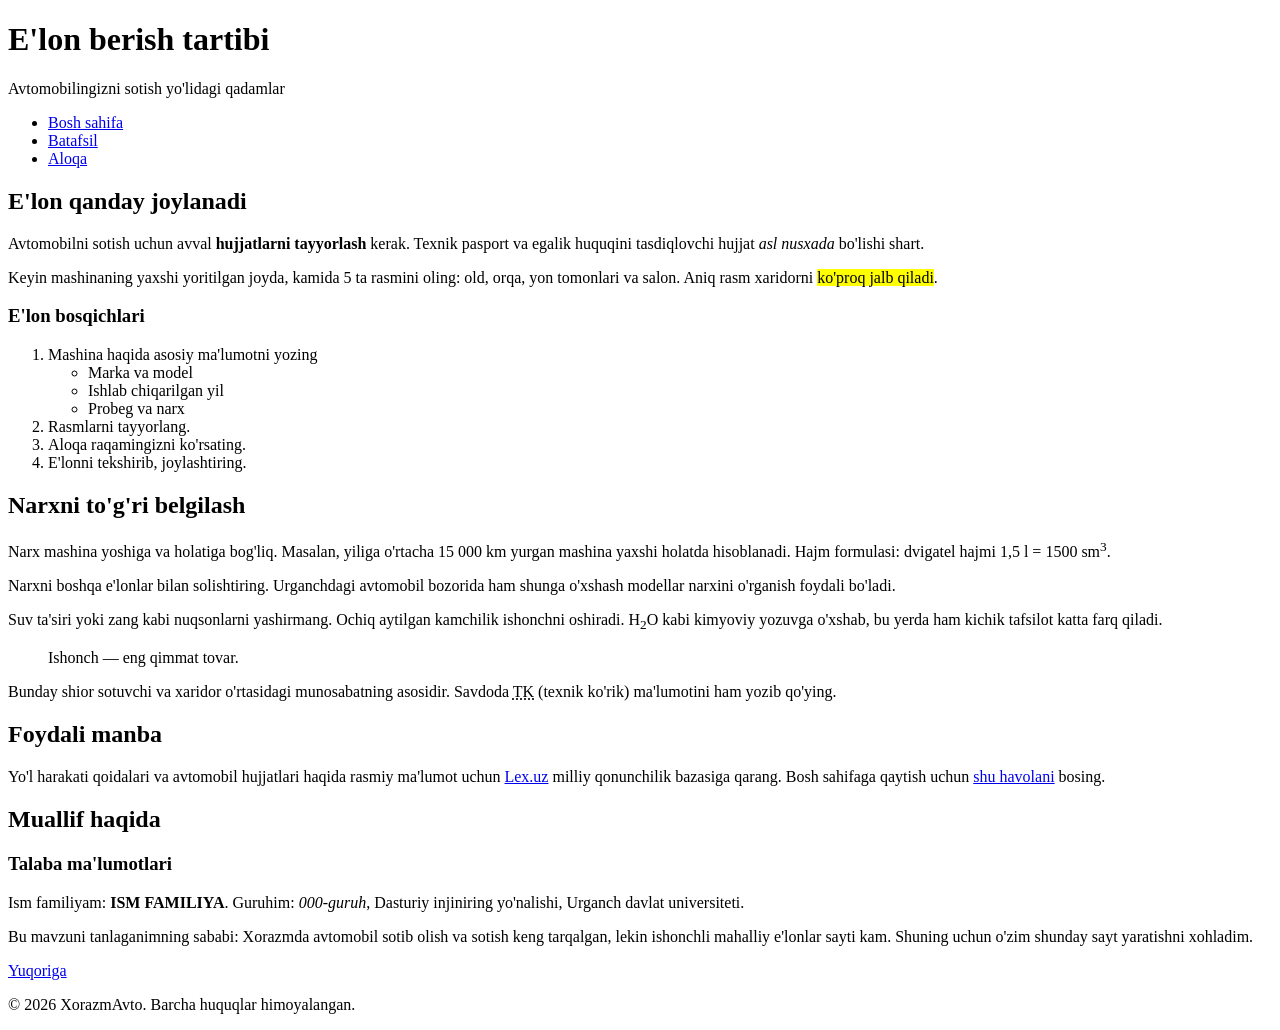
<file: amaliy-01/batafsil.html>
<!DOCTYPE html>
<html lang="uz">
<head>
    <meta charset="UTF-8">
    <meta name="viewport" content="width=device-width, initial-scale=1">
    <meta name="description" content="XorazmAvto saytida avtomobil e'lonini qanday joylash, narxni qanday belgilash va xaridda nimalarga e'tibor berish haqida batafsil ma'lumot.">
    <title>E'lon berish tartibi — XorazmAvto</title>
    <link href="https://fonts.googleapis.com/css2?family=Roboto:ital,wght@0,400;0,700;1,400&amp;display=swap" rel="stylesheet">
    <link rel="stylesheet" href="css/style.css">
</head>
<body>
    <header id="yuqori">
        <h1>E'lon berish tartibi</h1>
        <p class="shior">Avtomobilingizni sotish yo'lidagi qadamlar</p>
        <nav>
            <ul>
                <li><a href="index.html">Bosh sahifa</a></li>
                <li><a href="batafsil.html">Batafsil</a></li>
                <li><a href="index.html#aloqa">Aloqa</a></li>
            </ul>
        </nav>
    </header>

    <main>
        <section>
            <h2>E'lon qanday joylanadi</h2>
            <p>
                Avtomobilni sotish uchun avval <strong>hujjatlarni tayyorlash</strong> kerak.
                Texnik pasport va egalik huquqini tasdiqlovchi hujjat <em>asl nusxada</em> bo'lishi shart.
            </p>
            <p>
                Keyin mashinaning yaxshi yoritilgan joyda, kamida 5 ta rasmini oling:
                old, orqa, yon tomonlari va salon. Aniq rasm xaridorni <mark>ko'proq jalb qiladi</mark>.
            </p>

            <h3>E'lon bosqichlari</h3>
            <ol>
                <li>Mashina haqida asosiy ma'lumotni yozing
                    <ul>
                        <li>Marka va model</li>
                        <li>Ishlab chiqarilgan yil</li>
                        <li>Probeg va narx</li>
                    </ul>
                </li>
                <li>Rasmlarni tayyorlang.</li>
                <li>Aloqa raqamingizni ko'rsating.</li>
                <li>E'lonni tekshirib, joylashtiring.</li>
            </ol>
        </section>

        <section>
            <h2>Narxni to'g'ri belgilash</h2>
            <p>
                Narx mashina yoshiga va holatiga bog'liq. Masalan, yiliga o'rtacha 15 000 km yurgan
                mashina yaxshi holatda hisoblanadi. Hajm formulasi: dvigatel hajmi 1,5 l = 1500 sm<sup>3</sup>.
            </p>
            <p>
                Narxni boshqa e'lonlar bilan solishtiring. Urganchdagi avtomobil bozorida ham
                shunga o'xshash modellar narxini o'rganish foydali bo'ladi.
            </p>
            <p>
                Suv ta'siri yoki zang kabi nuqsonlarni yashirmang. Ochiq aytilgan kamchilik
                ishonchni oshiradi. H<sub>2</sub>O kabi kimyoviy yozuvga o'xshab, bu yerda ham
                kichik tafsilot katta farq qiladi.
            </p>

            <blockquote>
                Ishonch — eng qimmat tovar.
            </blockquote>
            <p>
                Bunday shior sotuvchi va xaridor o'rtasidagi munosabatning asosidir. Savdoda
                <abbr title="Texnik ko'rik">TK</abbr> (texnik ko'rik) ma'lumotini ham yozib qo'ying.
            </p>
        </section>

        <section>
            <h2>Foydali manba</h2>
            <p>
                Yo'l harakati qoidalari va avtomobil hujjatlari haqida rasmiy ma'lumot uchun
                <a href="https://lex.uz" target="_blank" rel="noopener">Lex.uz</a>
                milliy qonunchilik bazasiga qarang. Bosh sahifaga qaytish uchun
                <a href="index.html">shu havolani</a> bosing.
            </p>
        </section>

        <section id="muallif">
            <h2>Muallif haqida</h2>
            <h3>Talaba ma'lumotlari</h3>
            <p>
                Ism familiyam: <strong>ISM FAMILIYA</strong>.
                Guruhim: <em>000-guruh</em>, Dasturiy injiniring yo'nalishi, Urganch davlat universiteti.
            </p>
            <p>
                Bu mavzuni tanlaganimning sababi: Xorazmda avtomobil sotib olish va sotish
                keng tarqalgan, lekin ishonchli mahalliy e'lonlar sayti kam. Shuning uchun
                o'zim shunday sayt yaratishni xohladim.
            </p>
        </section>
    </main>

    <footer>
        <p><a href="#yuqori">Yuqoriga</a></p>
        <p>&copy; 2026 XorazmAvto. Barcha huquqlar himoyalangan.</p>
    </footer>
</body>
</html>
</file>
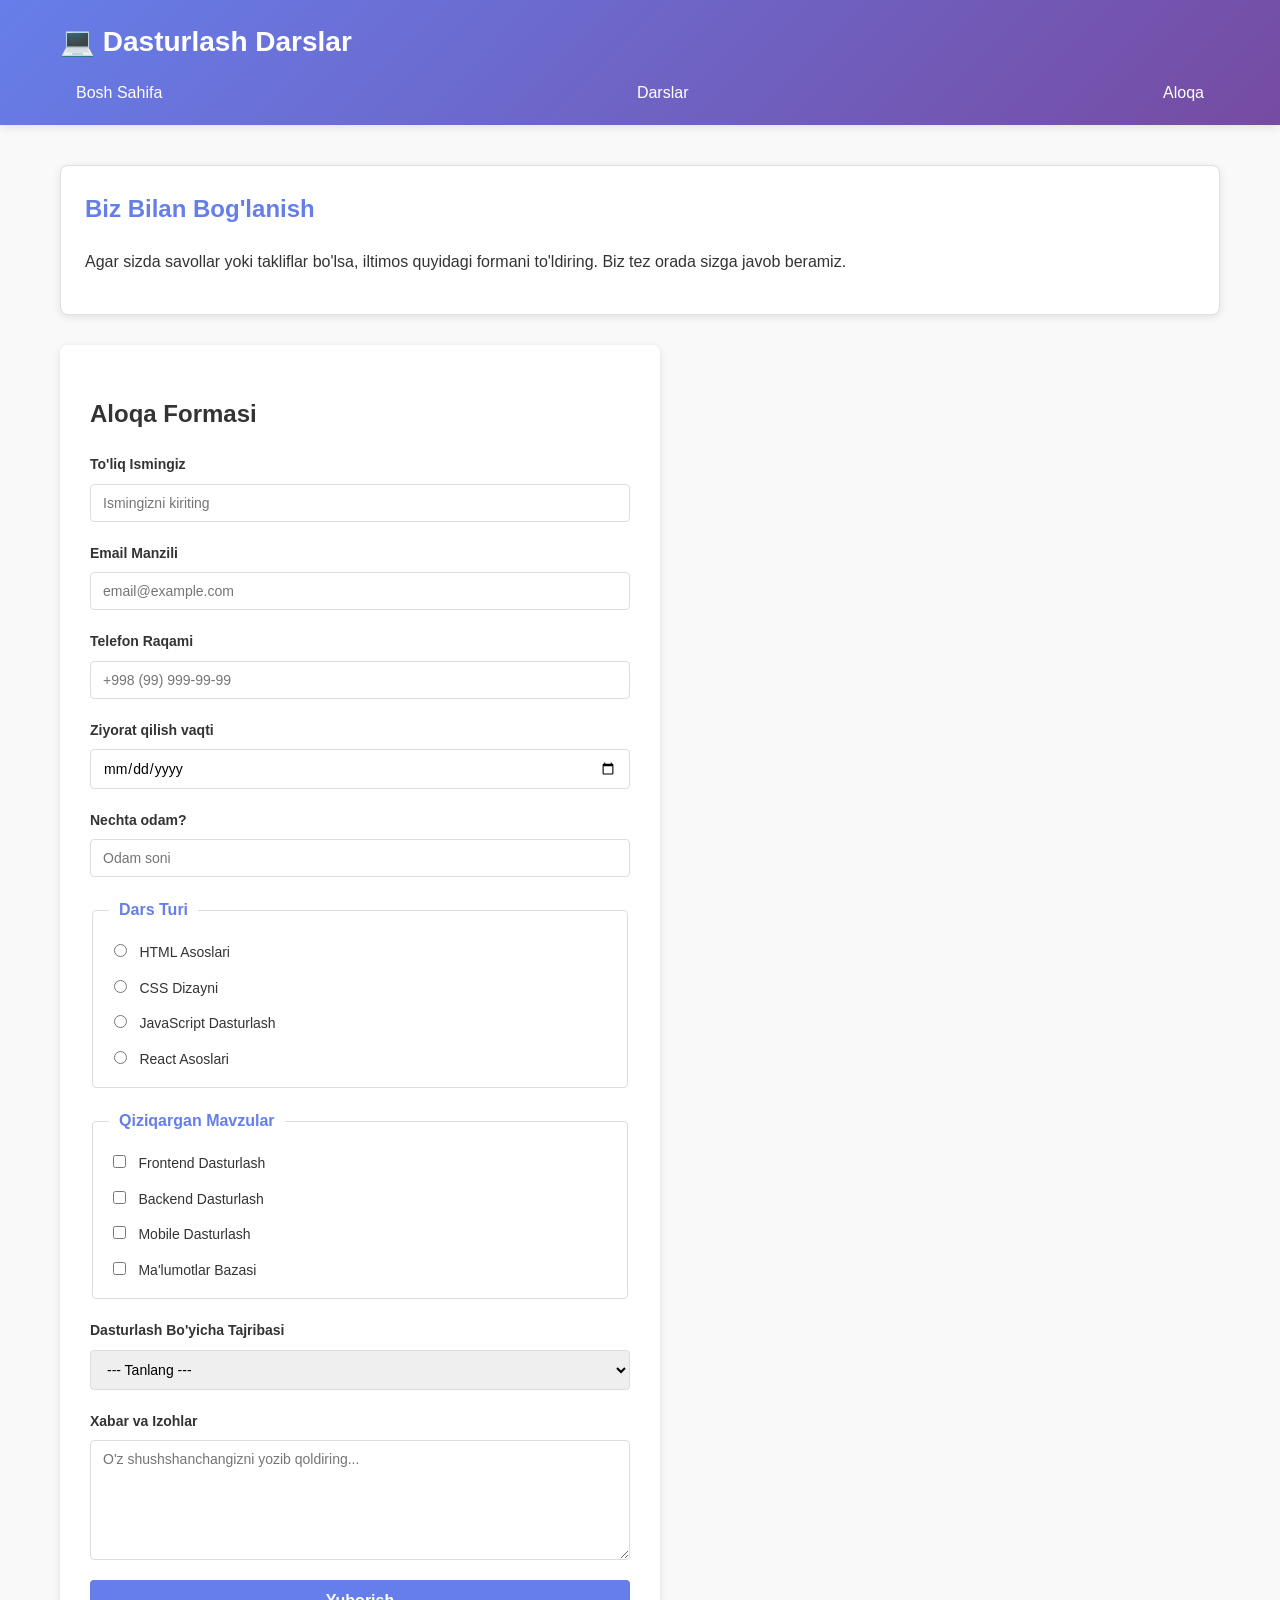
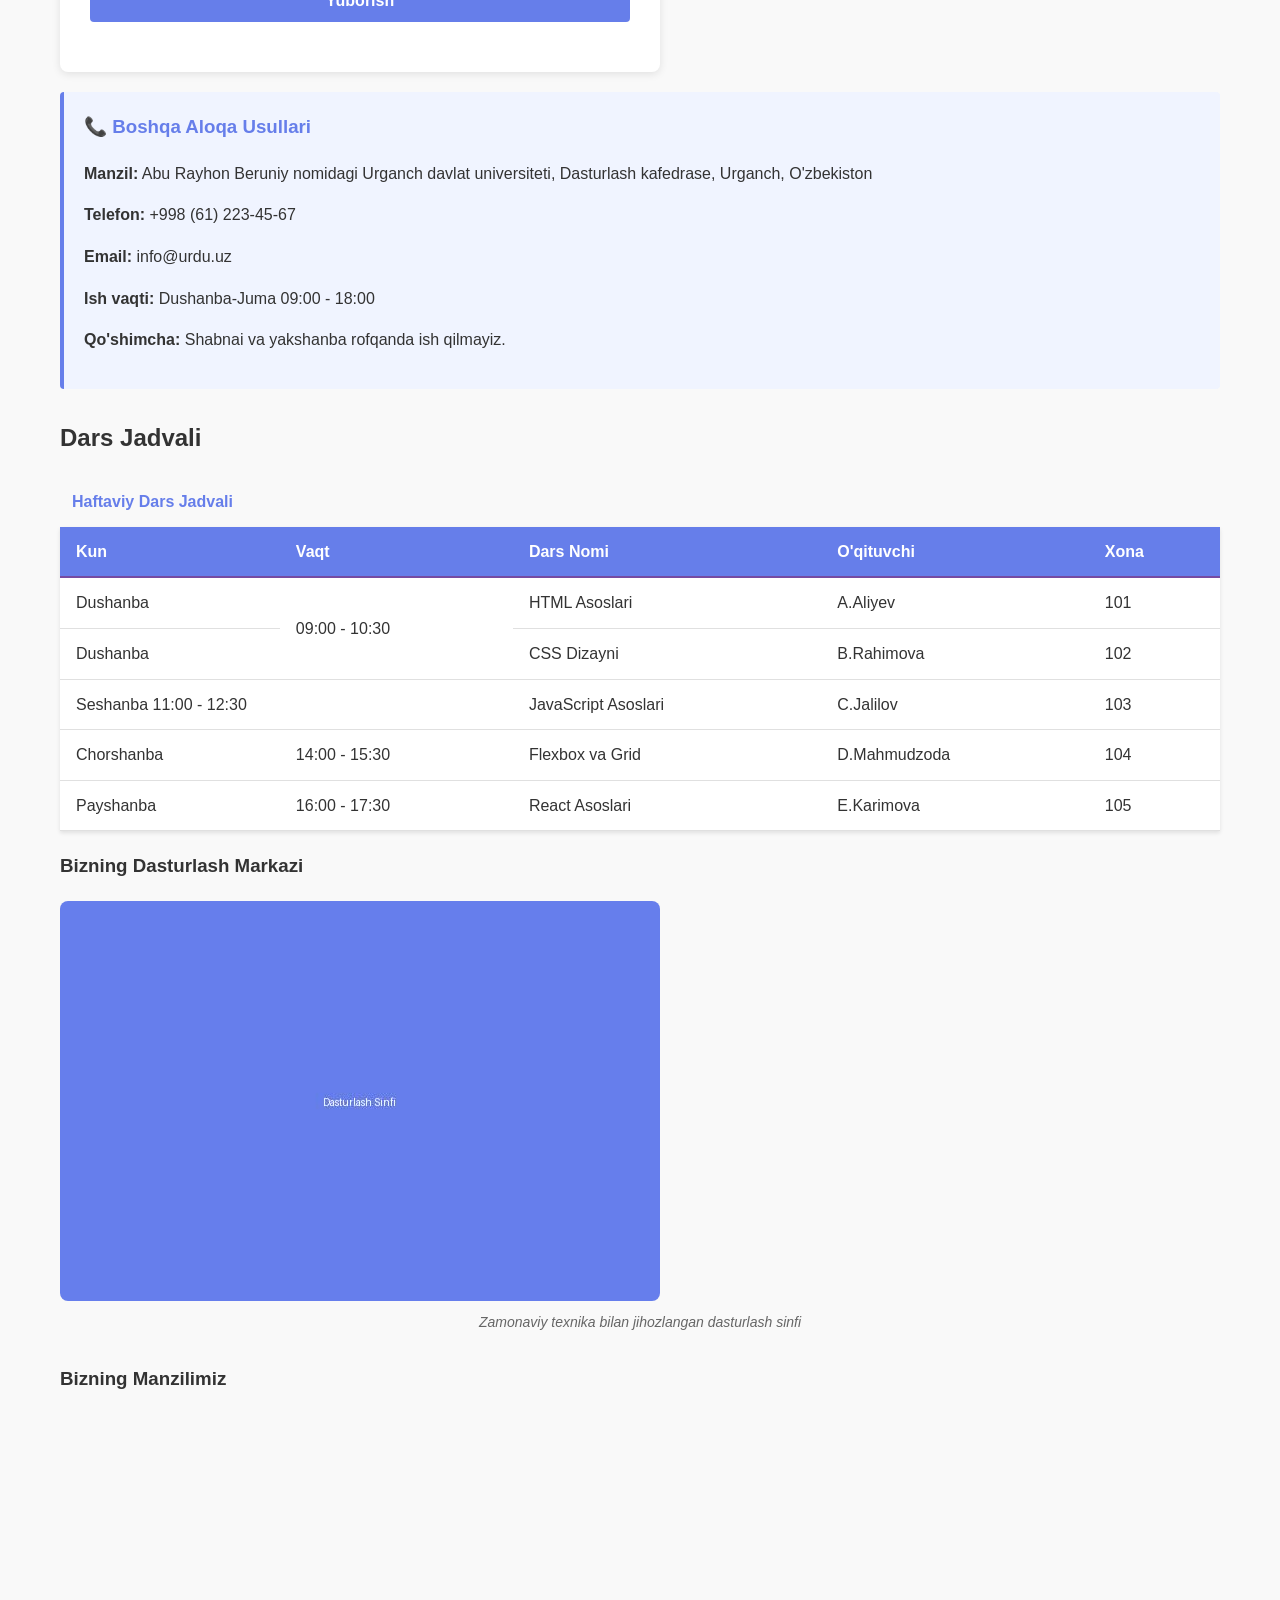
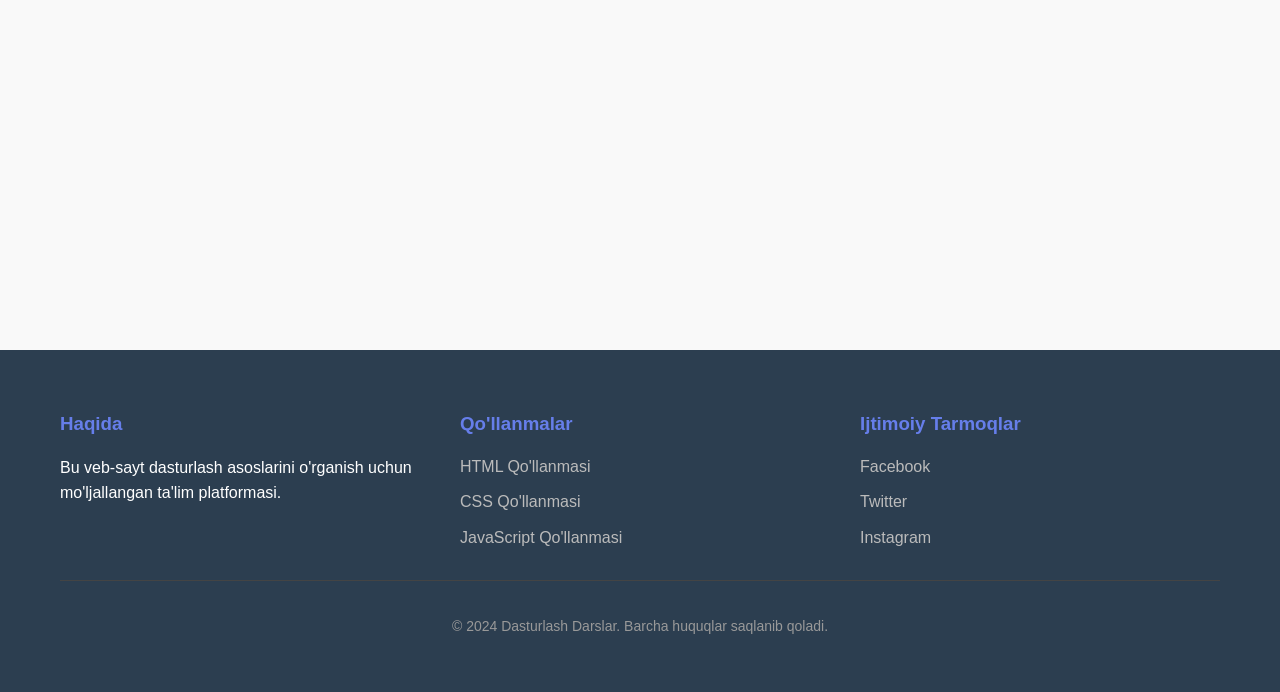
<file: amaliy-02/aloqa.html>
<!DOCTYPE html>
<html lang="uz">
<head>
    <meta charset="UTF-8">
    <meta name="viewport" content="width=device-width, initial-scale=1.0">
    <title>Aloqa - Biz Bilan Bog'lanish</title>
    <link rel="stylesheet" href="css/style.css">
</head>
<body>
    <header>
        <div class="container">
            <h1>💻 Dasturlash Darslar</h1>
            <nav>
                <ul>
                    <li><a href="index.html">Bosh Sahifa</a></li>
                    <li><a href="batafsil.html">Darslar</a></li>
                    <li><a href="aloqa.html">Aloqa</a></li>
                </ul>
            </nav>
        </div>
    </header>

    <main>
        <div class="container">
            <section>
                <article>
                    <h2>Biz Bilan Bog'lanish</h2>
                    <p>Agar sizda savollar yoki takliflar bo'lsa, iltimos quyidagi formani to'ldiring. Biz tez orada sizga javob beramiz.</p>
                </article>
            </section>

            <section>
                <div class="form-container">
                    <h2>Aloqa Formasi</h2>

                    <form method="post" action="/submit-form">
                        <div class="form-group">
                            <label for="fullname">To'liq Ismingiz</label>
                            <input
                                type="text"
                                id="fullname"
                                name="fullname"
                                placeholder="Ismingizni kiriting"
                                required>
                        </div>

                        <div class="form-group">
                            <label for="email">Email Manzili</label>
                            <input
                                type="email"
                                id="email"
                                name="email"
                                placeholder="email@example.com"
                                required>
                        </div>

                        <div class="form-group">
                            <label for="phone">Telefon Raqami</label>
                            <input
                                type="tel"
                                id="phone"
                                name="phone"
                                placeholder="+998 (99) 999-99-99"
                                pattern="\+998[0-9]{9}"
                                title="Telefon raqamini +998 bilan boshlang va 9 raqam qo'shing"
                                required>
                        </div>

                        <div class="form-group">
                            <label for="visitdate">Ziyorat qilish vaqti</label>
                            <input
                                type="date"
                                id="visitdate"
                                name="visitdate"
                                required>
                        </div>

                        <div class="form-group">
                            <label for="people">Nechta odam?</label>
                            <input
                                type="number"
                                id="people"
                                name="people"
                                min="1"
                                max="100"
                                placeholder="Odam soni"
                                required>
                        </div>

                        <fieldset>
                            <legend>Dars Turi</legend>
                            <div class="radio-group">
                                <div>
                                    <input
                                        type="radio"
                                        id="html_course"
                                        name="course_type"
                                        value="html">
                                    <label for="html_course">HTML Asoslari</label>
                                </div>
                                <div>
                                    <input
                                        type="radio"
                                        id="css_course"
                                        name="course_type"
                                        value="css">
                                    <label for="css_course">CSS Dizayni</label>
                                </div>
                                <div>
                                    <input
                                        type="radio"
                                        id="js_course"
                                        name="course_type"
                                        value="javascript">
                                    <label for="js_course">JavaScript Dasturlash</label>
                                </div>
                                <div>
                                    <input
                                        type="radio"
                                        id="react_course"
                                        name="course_type"
                                        value="react">
                                    <label for="react_course">React Asoslari</label>
                                </div>
                            </div>
                        </fieldset>

                        <fieldset>
                            <legend>Qiziqargan Mavzular</legend>
                            <div class="checkbox-group">
                                <div>
                                    <input
                                        type="checkbox"
                                        id="frontend"
                                        name="interests"
                                        value="frontend">
                                    <label for="frontend">Frontend Dasturlash</label>
                                </div>
                                <div>
                                    <input
                                        type="checkbox"
                                        id="backend"
                                        name="interests"
                                        value="backend">
                                    <label for="backend">Backend Dasturlash</label>
                                </div>
                                <div>
                                    <input
                                        type="checkbox"
                                        id="mobile"
                                        name="interests"
                                        value="mobile">
                                    <label for="mobile">Mobile Dasturlash</label>
                                </div>
                                <div>
                                    <input
                                        type="checkbox"
                                        id="database"
                                        name="interests"
                                        value="database">
                                    <label for="database">Ma'lumotlar Bazasi</label>
                                </div>
                            </div>
                        </fieldset>

                        <div class="form-group">
                            <label for="experience">Dasturlash Bo'yicha Tajribasi</label>
                            <select id="experience" name="experience" required>
                                <option value="">--- Tanlang ---</option>
                                <option value="none">Boshlangi (tajribam yo'q)</option>
                                <option value="beginner">Boshlang'ich (3 oydan ko'p emas)</option>
                                <option value="intermediate">O'rta (3 oydan 1 yilgacha)</option>
                                <option value="advanced">Ilg'or (1 yildan ko'p)</option>
                                <option value="expert">Ekspert (3 yildan ko'p)</option>
                            </select>
                        </div>

                        <div class="form-group">
                            <label for="message">Xabar va Izohlar</label>
                            <textarea
                                id="message"
                                name="message"
                                placeholder="O'z shushshanchangizni yozib qoldiring..."
                                required></textarea>
                        </div>

                        <div class="form-group">
                            <button type="submit">Yuborish</button>
                        </div>
                    </form>
                </div>

                <aside>
                    <h3>📞 Boshqa Aloqa Usullari</h3>
                    <p><strong>Manzil:</strong> Abu Rayhon Beruniy nomidagi Urganch davlat universiteti, Dasturlash kafedrase, Urganch, O'zbekiston</p>
                    <p><strong>Telefon:</strong> +998 (61) 223-45-67</p>
                    <p><strong>Email:</strong> info@urdu.uz</p>
                    <p><strong>Ish vaqti:</strong> Dushanba-Juma 09:00 - 18:00</p>
                    <p><strong>Qo'shimcha:</strong> Shabnai va yakshanba rofqanda ish qilmayiz.</p>
                </aside>
            </section>

            <section>
                <h2>Dars Jadvali</h2>

                <table>
                    <caption>Haftaviy Dars Jadvali</caption>
                    <thead>
                        <tr>
                            <th>Kun</th>
                            <th>Vaqt</th>
                            <th>Dars Nomi</th>
                            <th>O'qituvchi</th>
                            <th>Xona</th>
                        </tr>
                    </thead>
                    <tbody>
                        <tr>
                            <td>Dushanba</td>
                            <td rowspan="2">09:00 - 10:30</td>
                            <td>HTML Asoslari</td>
                            <td>A.Aliyev</td>
                            <td>101</td>
                        </tr>
                        <tr>
                            <td>Dushanba</td>
                            <td>CSS Dizayni</td>
                            <td>B.Rahimova</td>
                            <td>102</td>
                        </tr>
                        <tr>
                            <td colspan="2">Seshanba 11:00 - 12:30</td>
                            <td>JavaScript Asoslari</td>
                            <td>C.Jalilov</td>
                            <td>103</td>
                        </tr>
                        <tr>
                            <td>Chorshanba</td>
                            <td>14:00 - 15:30</td>
                            <td>Flexbox va Grid</td>
                            <td>D.Mahmudzoda</td>
                            <td>104</td>
                        </tr>
                        <tr>
                            <td>Payshanba</td>
                            <td>16:00 - 17:30</td>
                            <td>React Asoslari</td>
                            <td>E.Karimova</td>
                            <td>105</td>
                        </tr>
                    </tbody>
                </table>

                <div>
                    <h3>Bizning Dasturlash Markazi</h3>
                    <figure>
                        <img src="rasmlar/classroom.jpg" alt="Dasturlash sinfida o'quvchilar kompyuterda ishlayotgan holati, interaktiv doska bilan jihozlangan">
                        <figcaption>Zamonaviy texnika bilan jihozlangan dasturlash sinfi</figcaption>
                    </figure>

                    <!-- A11: Google Maps iframe -->
                    <h3>Bizning Manzilimiz</h3>
                    <iframe
                        width="100%"
                        height="400"
                        style="border:0;"
                        loading="lazy"
                        allowfullscreen=""
                        referrerpolicy="no-referrer-when-downgrade"
                        src="https://www.google.com/maps/embed?pb=!1m18!1m12!1m3!1d3038.8769139148753!2d61.37!3d41.56!2m3!1f0!2f0!3f0!3m2!1i1024!2i768!4f13.1!3m3!1m2!1s0x0%3A0x0!2sUrganch%20State%20University!5e0!3m2!1suz!2s!4v1234567890123"
                        title="Abu Rayhon Beruniy nomidagi Urganch davlat universitetining manzili">
                    </iframe>
                </div>
            </section>
        </div>
    </main>

    <button class="back-to-top" id="backToTop" onclick="document.getElementById('top').scrollIntoView({behavior: 'smooth'});">↑</button>
    <div id="top"></div>

    <footer>
        <div class="container">
            <div class="footer-content">
                <div class="footer-section">
                    <h3>Haqida</h3>
                    <p>Bu veb-sayt dasturlash asoslarini o'rganish uchun mo'ljallangan ta'lim platformasi.</p>
                </div>
                <div class="footer-section">
                    <h3>Qo'llanmalar</h3>
                    <ul>
                        <li><a href="#">HTML Qo'llanmasi</a></li>
                        <li><a href="#">CSS Qo'llanmasi</a></li>
                        <li><a href="#">JavaScript Qo'llanmasi</a></li>
                    </ul>
                </div>
                <div class="footer-section">
                    <h3>Ijtimoiy Tarmoqlar</h3>
                    <ul>
                        <li><a href="#">Facebook</a></li>
                        <li><a href="#">Twitter</a></li>
                        <li><a href="#">Instagram</a></li>
                    </ul>
                </div>
            </div>
            <div class="footer-bottom">
                <p>&copy; 2024 Dasturlash Darslar. Barcha huquqlar saqlanib qoladi.</p>
            </div>
        </div>
    </footer>

    <script>
        window.addEventListener('scroll', function() {
            const backToTop = document.getElementById('backToTop');
            if (window.scrollY > 300) {
                backToTop.classList.add('show');
            } else {
                backToTop.classList.remove('show');
            }
        });

        document.querySelector('form').addEventListener('submit', function(e) {
            const phone = document.getElementById('phone').value;
            const phonePattern = /^\+998[0-9]{9}$/;

            if (!phonePattern.test(phone)) {
                e.preventDefault();
                alert('Telefon raqamini +998 bilan boshlang va 9 raqam qo\'shing!');
                return false;
            }
        });
    </script>
</body>
</html>
</file>
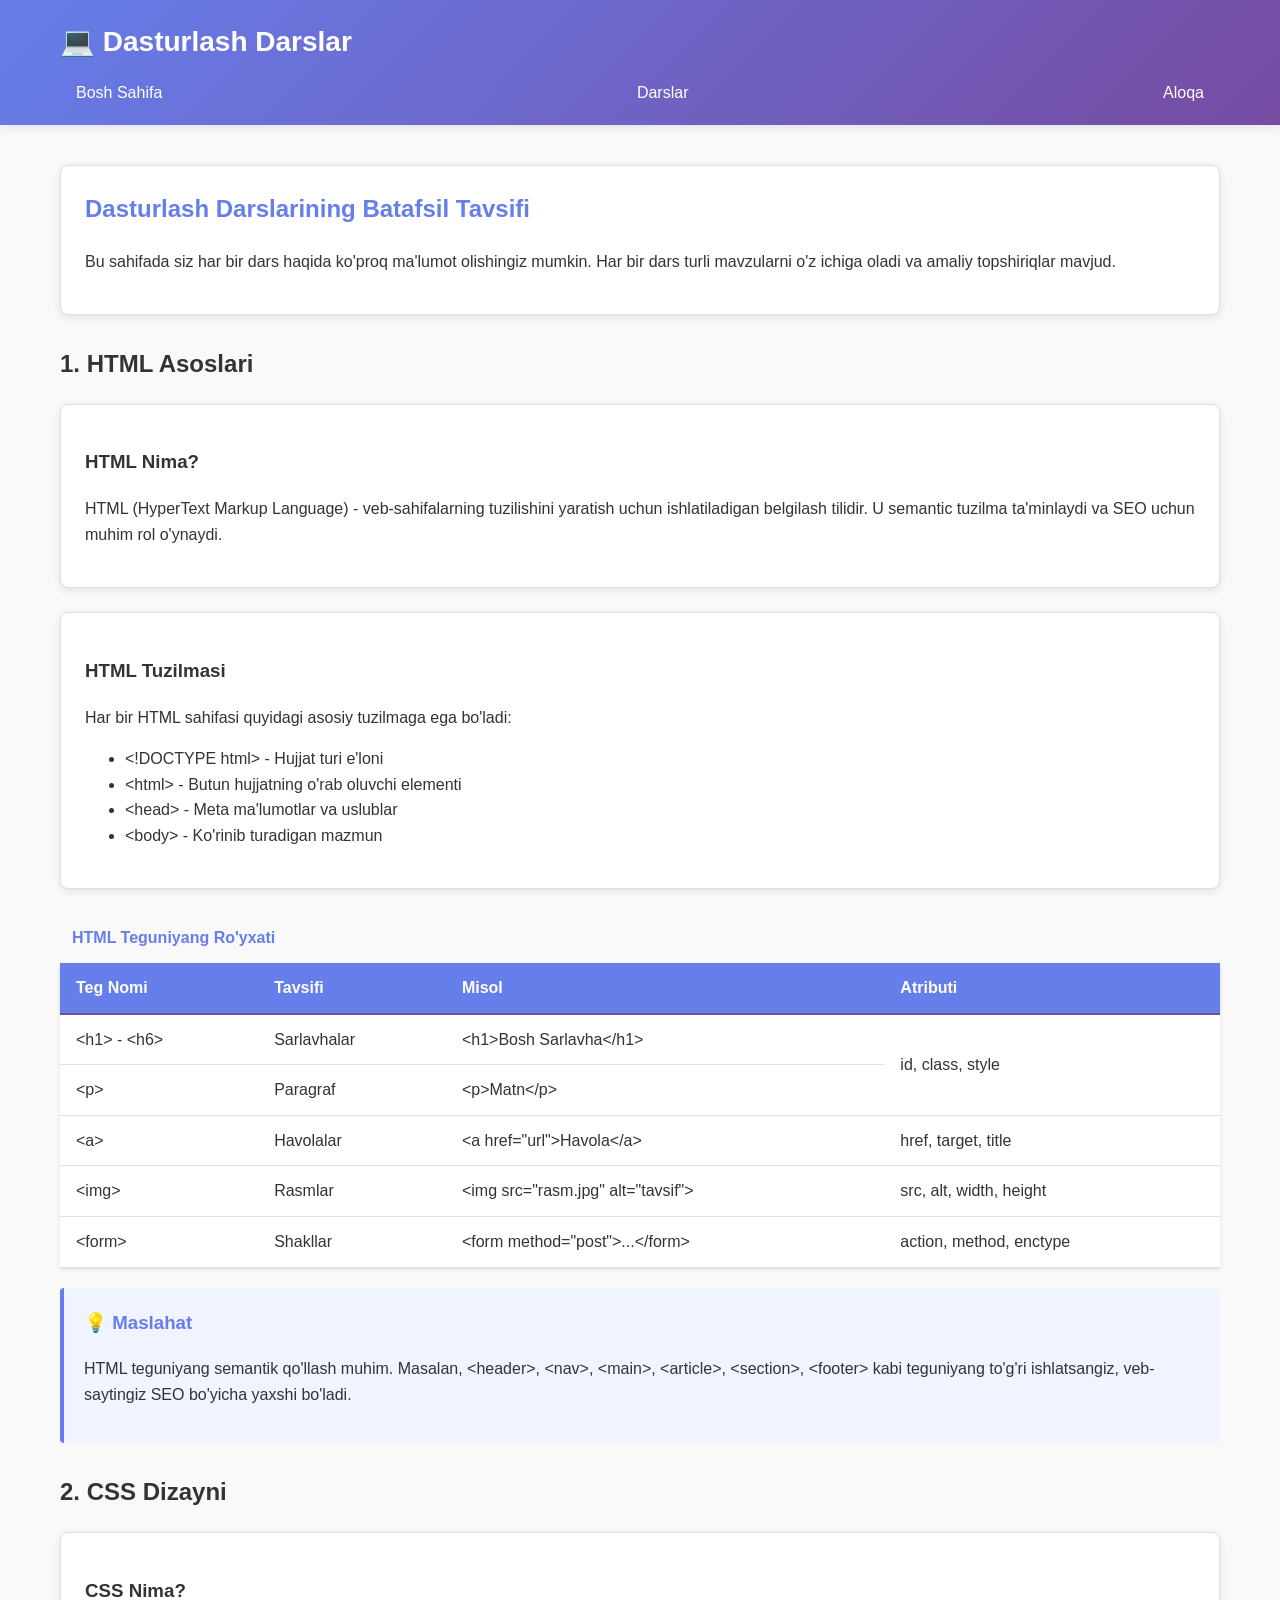
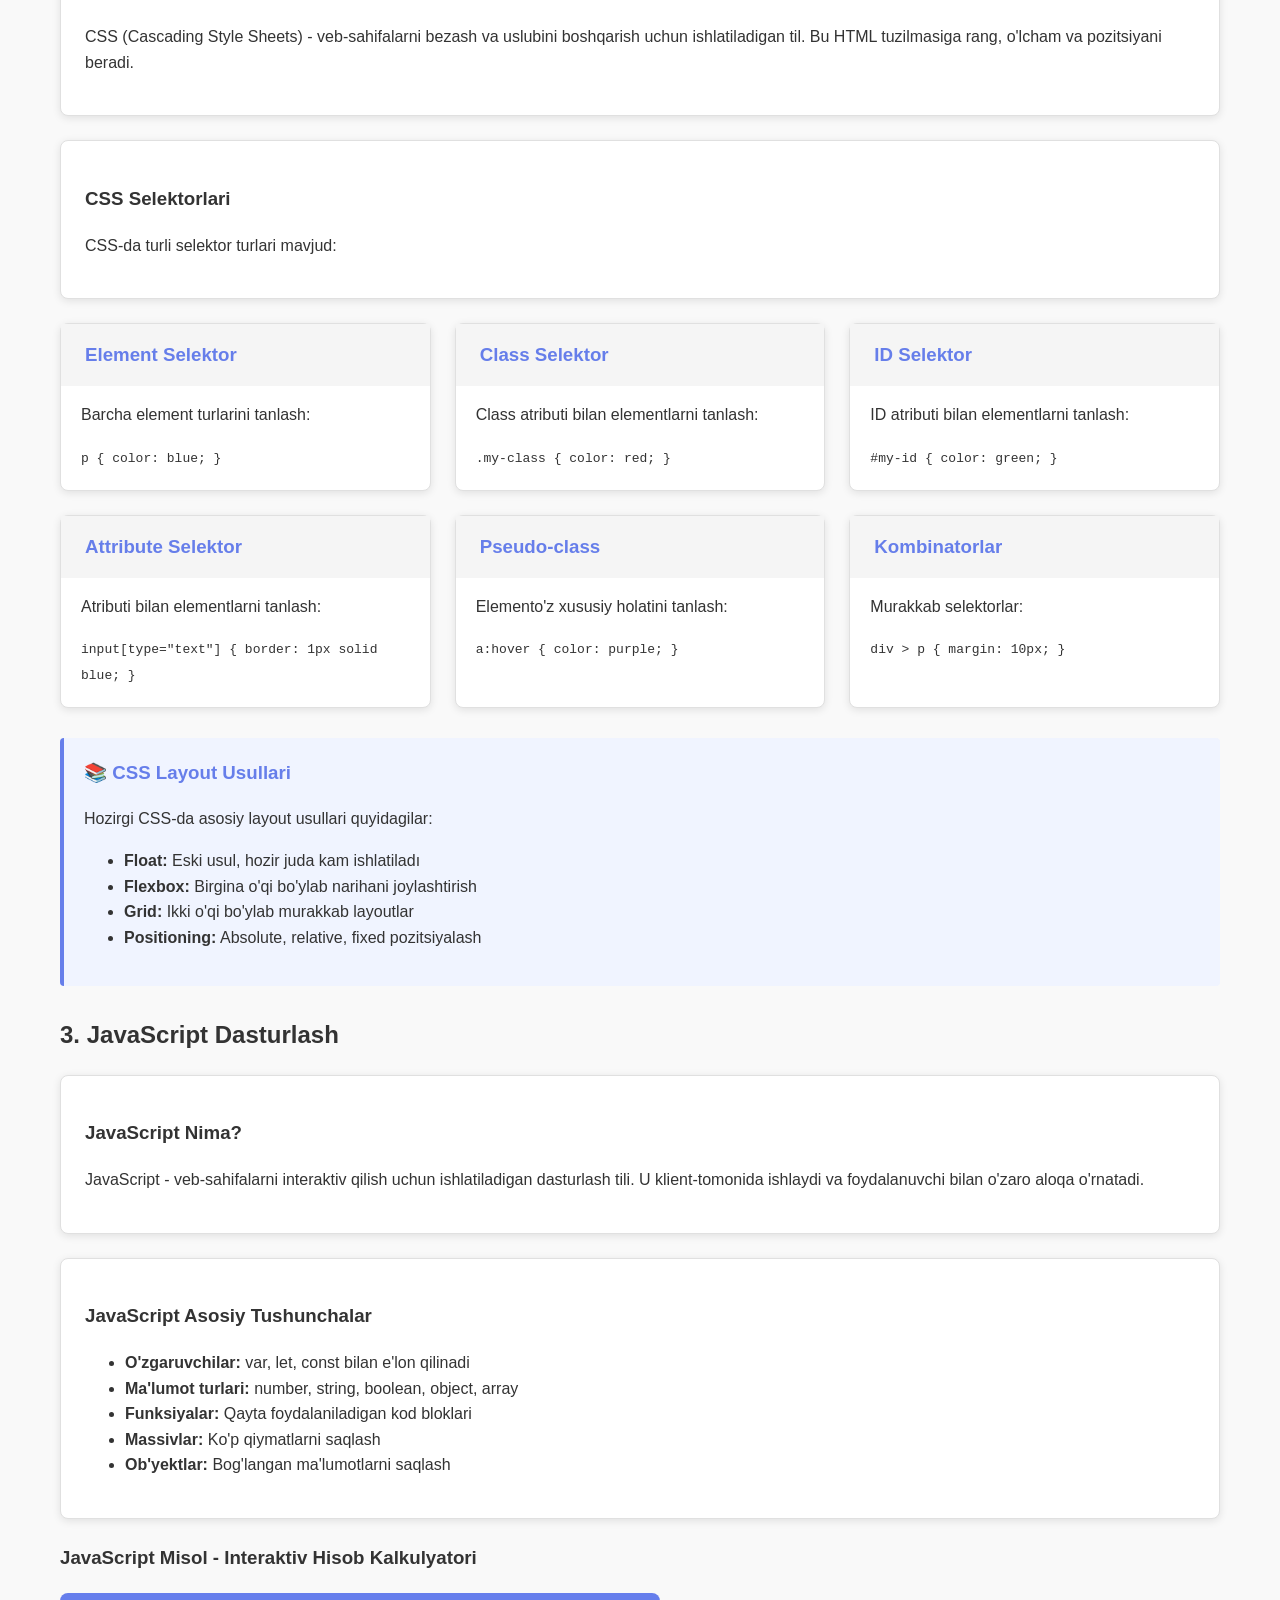
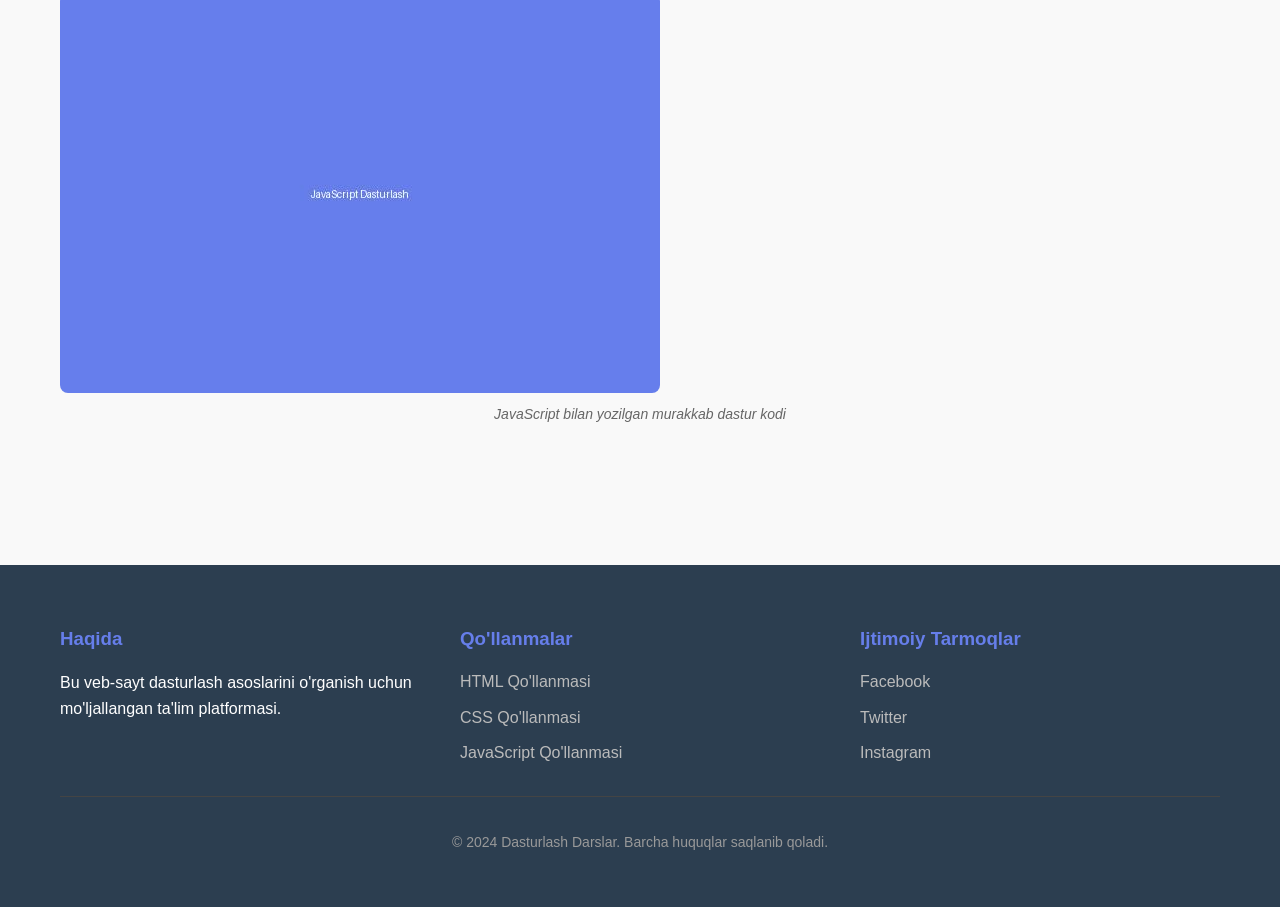
<file: amaliy-02/batafsil.html>
<!DOCTYPE html>
<html lang="uz">
<head>
    <meta charset="UTF-8">
    <meta name="viewport" content="width=device-width, initial-scale=1.0">
    <title>Darslar - Batafsil Ma'lumot</title>
    <link rel="stylesheet" href="css/style.css">
</head>
<body>
    <header>
        <div class="container">
            <h1>💻 Dasturlash Darslar</h1>
            <nav>
                <ul>
                    <li><a href="index.html">Bosh Sahifa</a></li>
                    <li><a href="batafsil.html">Darslar</a></li>
                    <li><a href="aloqa.html">Aloqa</a></li>
                </ul>
            </nav>
        </div>
    </header>

    <main>
        <div class="container">
            <section>
                <article>
                    <h2>Dasturlash Darslarining Batafsil Tavsifi</h2>
                    <p>Bu sahifada siz har bir dars haqida ko'proq ma'lumot olishingiz mumkin. Har bir dars turli mavzularni o'z ichiga oladi va amaliy topshiriqlar mavjud.</p>
                </article>
            </section>

            <section>
                <h2>1. HTML Asoslari</h2>

                <article>
                    <h3>HTML Nima?</h3>
                    <p>HTML (HyperText Markup Language) - veb-sahifalarning tuzilishini yaratish uchun ishlatiladigan belgilash tilidir. U semantic tuzilma ta'minlaydi va SEO uchun muhim rol o'ynaydi.</p>
                </article>

                <article>
                    <h3>HTML Tuzilmasi</h3>
                    <p>Har bir HTML sahifasi quyidagi asosiy tuzilmaga ega bo'ladi:</p>
                    <ul>
                        <li>&lt;!DOCTYPE html&gt; - Hujjat turi e'loni</li>
                        <li>&lt;html&gt; - Butun hujjatning o'rab oluvchi elementi</li>
                        <li>&lt;head&gt; - Meta ma'lumotlar va uslublar</li>
                        <li>&lt;body&gt; - Ko'rinib turadigan mazmun</li>
                    </ul>
                </article>

                <table>
                    <caption>HTML Teguniyang Ro'yxati</caption>
                    <thead>
                        <tr>
                            <th>Teg Nomi</th>
                            <th>Tavsifi</th>
                            <th>Misol</th>
                            <th>Atributi</th>
                        </tr>
                    </thead>
                    <tbody>
                        <tr>
                            <td>&lt;h1&gt; - &lt;h6&gt;</td>
                            <td>Sarlavhalar</td>
                            <td>&lt;h1&gt;Bosh Sarlavha&lt;/h1&gt;</td>
                            <td rowspan="2">id, class, style</td>
                        </tr>
                        <tr>
                            <td>&lt;p&gt;</td>
                            <td>Paragraf</td>
                            <td>&lt;p&gt;Matn&lt;/p&gt;</td>
                        </tr>
                        <tr>
                            <td>&lt;a&gt;</td>
                            <td>Havolalar</td>
                            <td>&lt;a href="url"&gt;Havola&lt;/a&gt;</td>
                            <td colspan="2">href, target, title</td>
                        </tr>
                        <tr>
                            <td>&lt;img&gt;</td>
                            <td>Rasmlar</td>
                            <td>&lt;img src="rasm.jpg" alt="tavsif"&gt;</td>
                            <td>src, alt, width, height</td>
                        </tr>
                        <tr>
                            <td>&lt;form&gt;</td>
                            <td>Shakllar</td>
                            <td>&lt;form method="post"&gt;...&lt;/form&gt;</td>
                            <td>action, method, enctype</td>
                        </tr>
                    </tbody>
                </table>

                <aside>
                    <h3>💡 Maslahat</h3>
                    <p>HTML teguniyang semantik qo'llash muhim. Masalan, &lt;header&gt;, &lt;nav&gt;, &lt;main&gt;, &lt;article&gt;, &lt;section&gt;, &lt;footer&gt; kabi teguniyang to'g'ri ishlatsangiz, veb-saytingiz SEO bo'yicha yaxshi bo'ladi.</p>
                </aside>
            </section>

            <section>
                <h2>2. CSS Dizayni</h2>

                <article>
                    <h3>CSS Nima?</h3>
                    <p>CSS (Cascading Style Sheets) - veb-sahifalarni bezash va uslubini boshqarish uchun ishlatiladigan til. Bu HTML tuzilmasiga rang, o'lcham va pozitsiyani beradi.</p>
                </article>

                <article>
                    <h3>CSS Selektorlari</h3>
                    <p>CSS-da turli selektor turlari mavjud:</p>
                </article>

                <div class="cards-row">
                    <div class="card-item">
                        <h3>Element Selektor</h3>
                        <p>Barcha element turlarini tanlash:</p>
                        <code>p { color: blue; }</code>
                    </div>

                    <div class="card-item">
                        <h3>Class Selektor</h3>
                        <p>Class atributi bilan elementlarni tanlash:</p>
                        <code>.my-class { color: red; }</code>
                    </div>

                    <div class="card-item">
                        <h3>ID Selektor</h3>
                        <p>ID atributi bilan elementlarni tanlash:</p>
                        <code>#my-id { color: green; }</code>
                    </div>

                    <div class="card-item">
                        <h3>Attribute Selektor</h3>
                        <p>Atributi bilan elementlarni tanlash:</p>
                        <code>input[type="text"] { border: 1px solid blue; }</code>
                    </div>

                    <div class="card-item">
                        <h3>Pseudo-class</h3>
                        <p>Elemento'z xususiy holatini tanlash:</p>
                        <code>a:hover { color: purple; }</code>
                    </div>

                    <div class="card-item">
                        <h3>Kombinatorlar</h3>
                        <p>Murakkab selektorlar:</p>
                        <code>div > p { margin: 10px; }</code>
                    </div>
                </div>

                <aside>
                    <h3>📚 CSS Layout Usullari</h3>
                    <p>Hozirgi CSS-da asosiy layout usullari quyidagilar:</p>
                    <ul>
                        <li><strong>Float:</strong> Eski usul, hozir juda kam ishlatiladı</li>
                        <li><strong>Flexbox:</strong> Birgina o'qi bo'ylab narihani joylashtirish</li>
                        <li><strong>Grid:</strong> Ikki o'qi bo'ylab murakkab layoutlar</li>
                        <li><strong>Positioning:</strong> Absolute, relative, fixed pozitsiyalash</li>
                    </ul>
                </aside>
            </section>

            <section>
                <h2>3. JavaScript Dasturlash</h2>

                <article>
                    <h3>JavaScript Nima?</h3>
                    <p>JavaScript - veb-sahifalarni interaktiv qilish uchun ishlatiladigan dasturlash tili. U klient-tomonida ishlaydi va foydalanuvchi bilan o'zaro aloqa o'rnatadi.</p>
                </article>

                <article>
                    <h3>JavaScript Asosiy Tushunchalar</h3>
                    <ul>
                        <li><strong>O'zgaruvchilar:</strong> var, let, const bilan e'lon qilinadi</li>
                        <li><strong>Ma'lumot turlari:</strong> number, string, boolean, object, array</li>
                        <li><strong>Funksiyalar:</strong> Qayta foydalaniladigan kod bloklari</li>
                        <li><strong>Massivlar:</strong> Ko'p qiymatlarni saqlash</li>
                        <li><strong>Ob'yektlar:</strong> Bog'langan ma'lumotlarni saqlash</li>
                    </ul>
                </article>

                <div>
                    <h3>JavaScript Misol - Interaktiv Hisob Kalkulyatori</h3>
                    <figure>
                        <img src="rasmlar/javascript.jpg" alt="JavaScript dasturlash tili bilan yozilgan kod, monitor ekranida ko'rinib turadi">
                        <figcaption>JavaScript bilan yozilgan murakkab dastur kodi</figcaption>
                    </figure>
                </div>
            </section>
        </div>
    </main>

    <button class="back-to-top" id="backToTop" onclick="document.getElementById('top').scrollIntoView({behavior: 'smooth'});">↑</button>
    <div id="top"></div>

    <footer>
        <div class="container">
            <div class="footer-content">
                <div class="footer-section">
                    <h3>Haqida</h3>
                    <p>Bu veb-sayt dasturlash asoslarini o'rganish uchun mo'ljallangan ta'lim platformasi.</p>
                </div>
                <div class="footer-section">
                    <h3>Qo'llanmalar</h3>
                    <ul>
                        <li><a href="#">HTML Qo'llanmasi</a></li>
                        <li><a href="#">CSS Qo'llanmasi</a></li>
                        <li><a href="#">JavaScript Qo'llanmasi</a></li>
                    </ul>
                </div>
                <div class="footer-section">
                    <h3>Ijtimoiy Tarmoqlar</h3>
                    <ul>
                        <li><a href="#">Facebook</a></li>
                        <li><a href="#">Twitter</a></li>
                        <li><a href="#">Instagram</a></li>
                    </ul>
                </div>
            </div>
            <div class="footer-bottom">
                <p>&copy; 2024 Dasturlash Darslar. Barcha huquqlar saqlanib qoladi.</p>
            </div>
        </div>
    </footer>

    <script>
        window.addEventListener('scroll', function() {
            const backToTop = document.getElementById('backToTop');
            if (window.scrollY > 300) {
                backToTop.classList.add('show');
            } else {
                backToTop.classList.remove('show');
            }
        });
    </script>
</body>
</html>
</file>
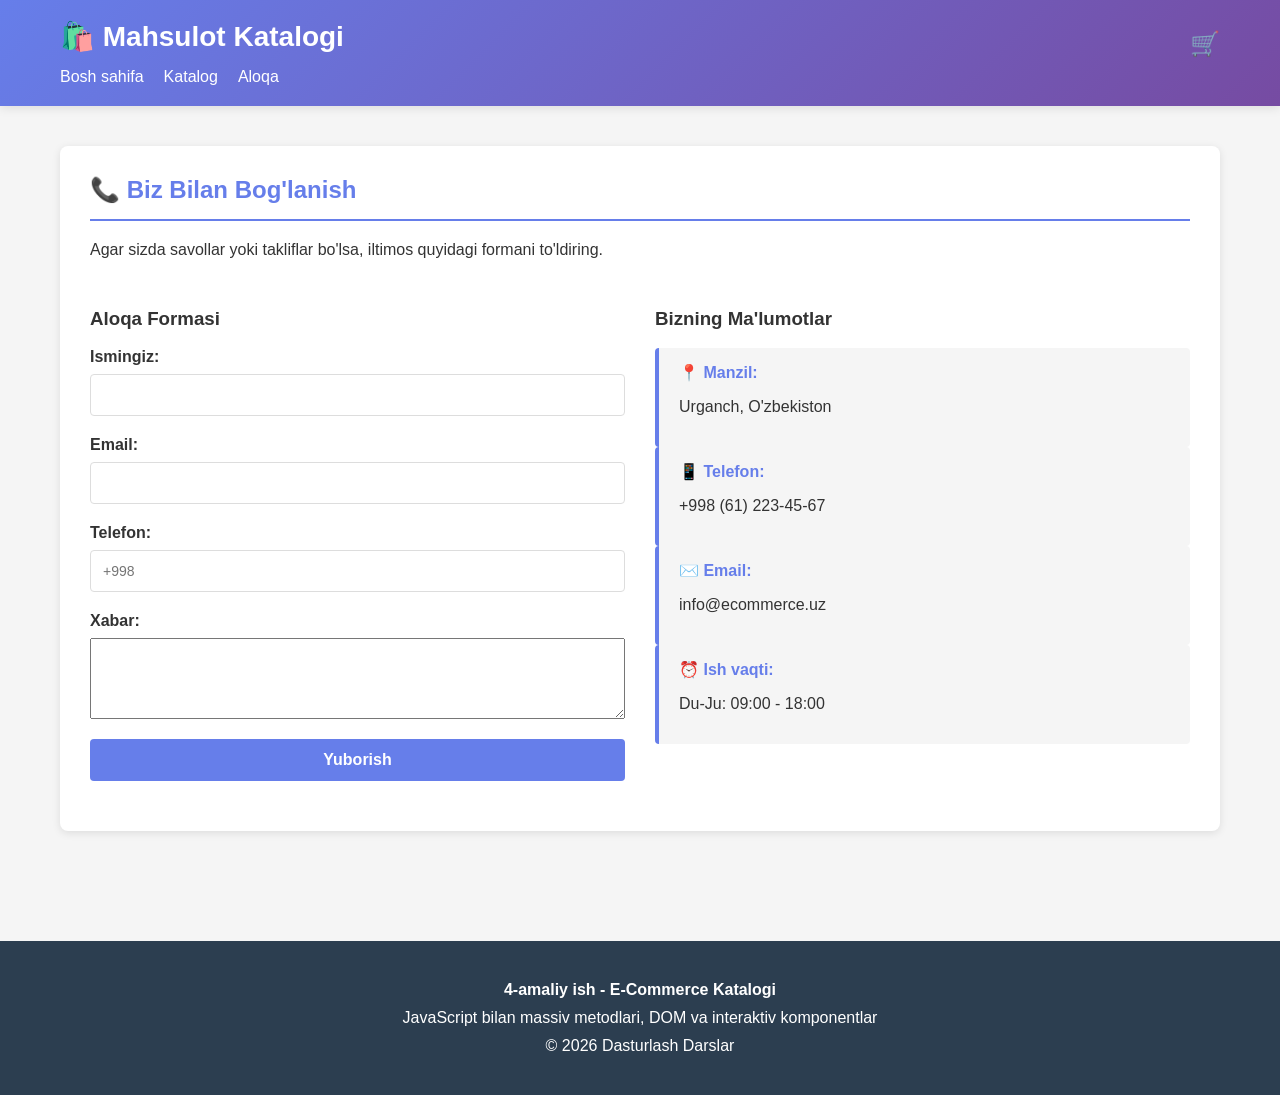
<file: amaliy-04/aloqa.html>
<!DOCTYPE html>
<html lang="uz">
<head>
    <meta charset="UTF-8">
    <meta name="viewport" content="width=device-width, initial-scale=1.0">
    <title>Aloqa - E-Commerce</title>
    <link rel="stylesheet" href="css/style.css">
</head>
<body>
    <header>
        <div class="container">
            <div style="display: flex; justify-content: space-between; align-items: center;">
                <h1>🛍️ Mahsulot Katalogi</h1>
                <div style="display: flex; align-items: center; gap: 20px;">
                    <div class="savat-icon">
                        <span style="font-size: 24px; cursor: pointer;">🛒</span>
                        <span id="savat-soni">0</span>
                    </div>
                    <button class="hamburger" onclick="hamburgerMenuniOchish()">☰</button>
                </div>
            </div>
            <nav>
                <ul>
                    <li><a href="index.html">Bosh sahifa</a></li>
                    <li><a href="katalog.html">Katalog</a></li>
                    <li><a href="aloqa.html">Aloqa</a></li>
                </ul>
            </nav>
            <div id="mobile-menu">
                <ul>
                    <li><a href="index.html">Bosh sahifa</a></li>
                    <li><a href="katalog.html">Katalog</a></li>
                    <li><a href="aloqa.html">Aloqa</a></li>
                </ul>
            </div>
        </div>
    </header>

    <main>
        <div class="container">
            <section>
                <h2>📞 Biz Bilan Bog'lanish</h2>
                <p>Agar sizda savollar yoki takliflar bo'lsa, iltimos quyidagi formani to'ldiring.</p>

                <div style="display: grid; grid-template-columns: 1fr 1fr; gap: 30px; margin-top: 30px;">
                    <div>
                        <h3>Aloqa Formasi</h3>
                        <form id="aloqa-forma">
                            <div class="form-group">
                                <label for="aloqa-ism">Ismingiz:</label>
                                <input type="text" id="aloqa-ism" required>
                            </div>
                            <div class="form-group">
                                <label for="aloqa-email">Email:</label>
                                <input type="email" id="aloqa-email" required>
                            </div>
                            <div class="form-group">
                                <label for="aloqa-telefon">Telefon:</label>
                                <input type="tel" id="aloqa-telefon" placeholder="+998" required>
                            </div>
                            <div class="form-group">
                                <label for="aloqa-xabar">Xabar:</label>
                                <textarea id="aloqa-xabar" rows="5" required></textarea>
                            </div>
                            <div class="form-group">
                                <button type="submit">Yuborish</button>
                            </div>
                        </form>
                    </div>

                    <div>
                        <h3>Bizning Ma'lumotlar</h3>
                        <div class="stat">
                            <strong>📍 Manzil:</strong>
                            <p>Urganch, O'zbekiston</p>
                        </div>
                        <div class="stat">
                            <strong>📱 Telefon:</strong>
                            <p>+998 (61) 223-45-67</p>
                        </div>
                        <div class="stat">
                            <strong>✉️ Email:</strong>
                            <p>info@ecommerce.uz</p>
                        </div>
                        <div class="stat">
                            <strong>⏰ Ish vaqti:</strong>
                            <p>Du-Ju: 09:00 - 18:00</p>
                        </div>
                    </div>
                </div>
            </section>
        </div>
    </main>

    <div id="modal" class="modal">
        <div class="modal-content">
            <button class="modal-close" onclick="modalni('yopish')">×</button>
            <h2>Buyurtma Berish</h2>
            <form id="forma">
                <div class="form-group">
                    <label for="ism">Ismingiz:</label>
                    <input type="text" id="ism" required>
                </div>
                <div class="form-group">
                    <label for="email">Email:</label>
                    <input type="email" id="email" required>
                </div>
                <div class="form-group">
                    <label for="telefon">Telefon (+998XXXXXXXXX):</label>
                    <input type="tel" id="telefon" placeholder="+998" required>
                </div>
                <div class="form-group">
                    <button type="submit">Yuborish</button>
                </div>
            </form>
        </div>
    </div>

    <footer>
        <div class="container">
            <p><strong>4-amaliy ish - E-Commerce Katalogi</strong></p>
            <p>JavaScript bilan massiv metodlari, DOM va interaktiv komponentlar</p>
            <p>&copy; 2026 Dasturlash Darslar</p>
        </div>
    </footer>

    <script src="js/data.js"></script>
    <script src="js/katalog.js"></script>
    <script src="js/ui.js"></script>
    <script>
        const aloqaForma = document.getElementById("aloqa-forma");
        if (aloqaForma) {
            aloqaForma.addEventListener("submit", (e) => {
                e.preventDefault();
                ogohlantir("✅ Xabar qabul qilindi! Tez orada bog'lanamiz.");
                aloqaForma.reset();
            });
        }
    </script>
</body>
</html>
</file>
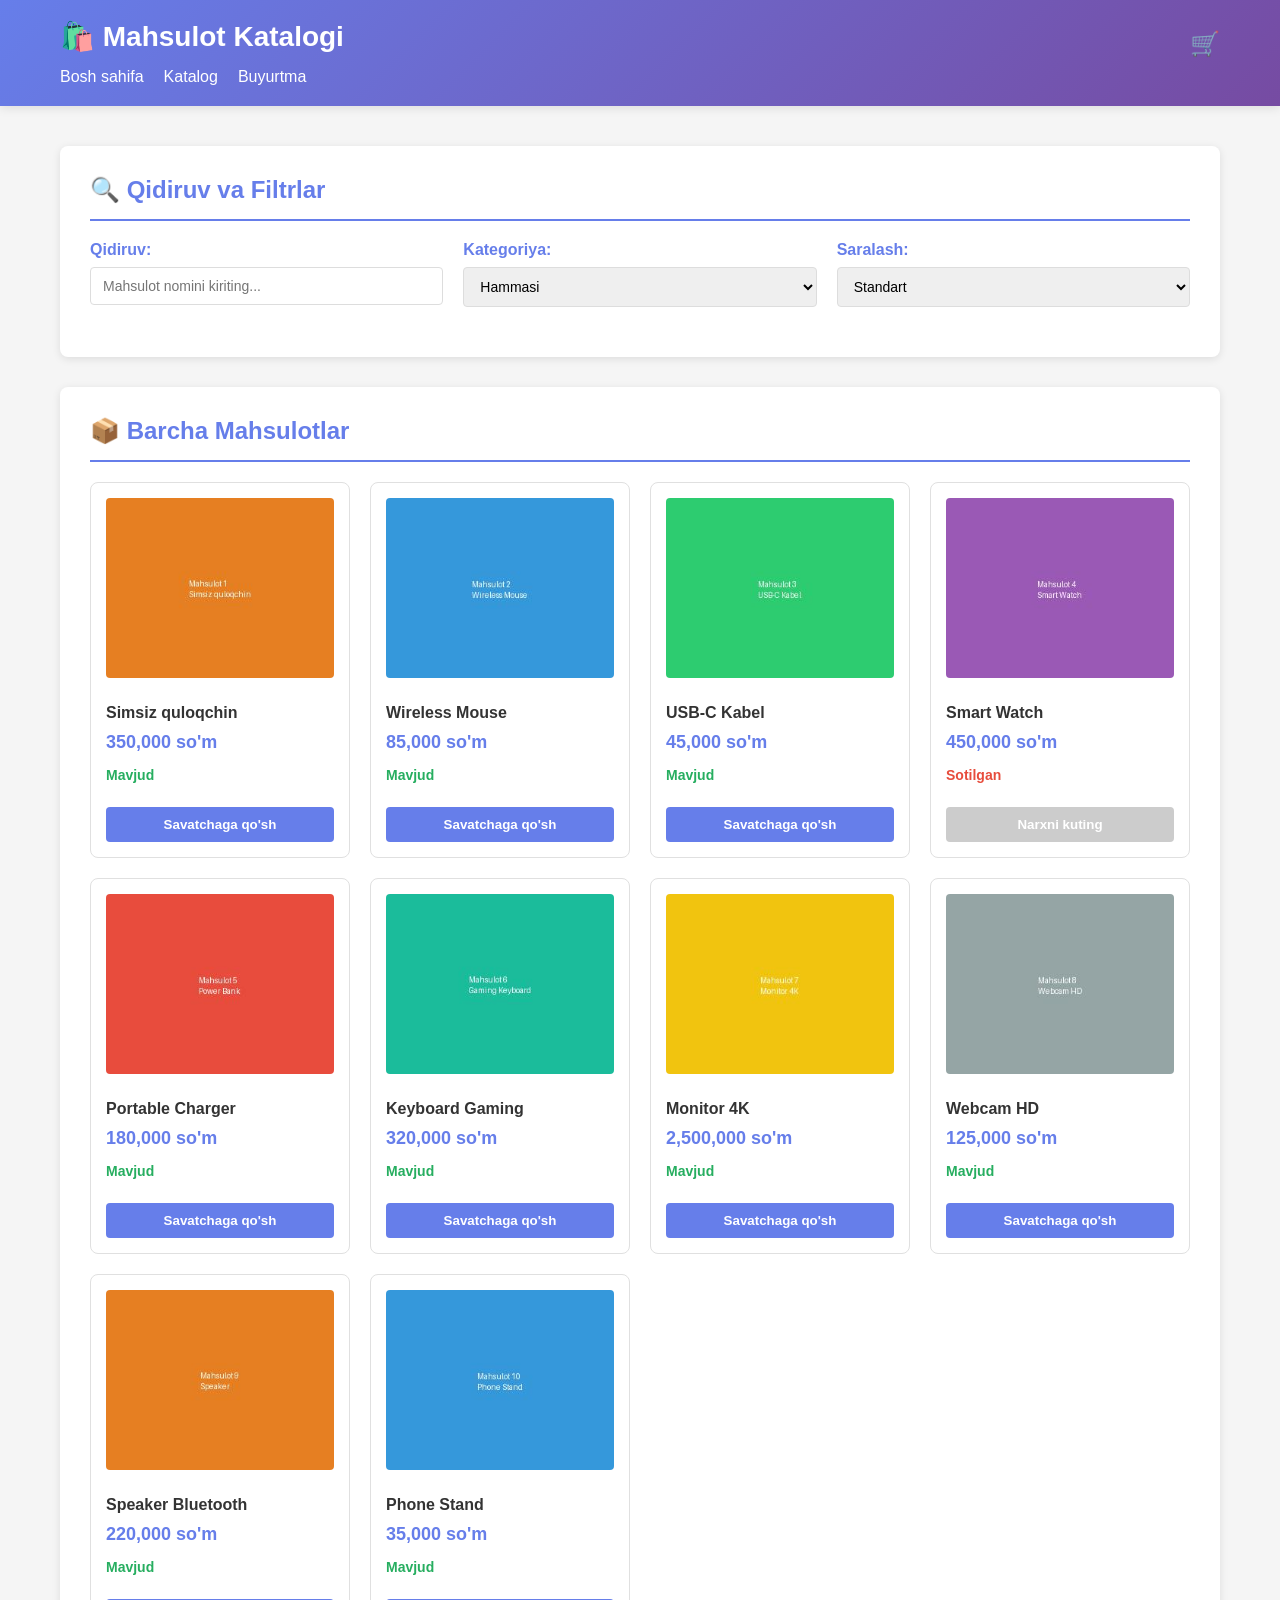
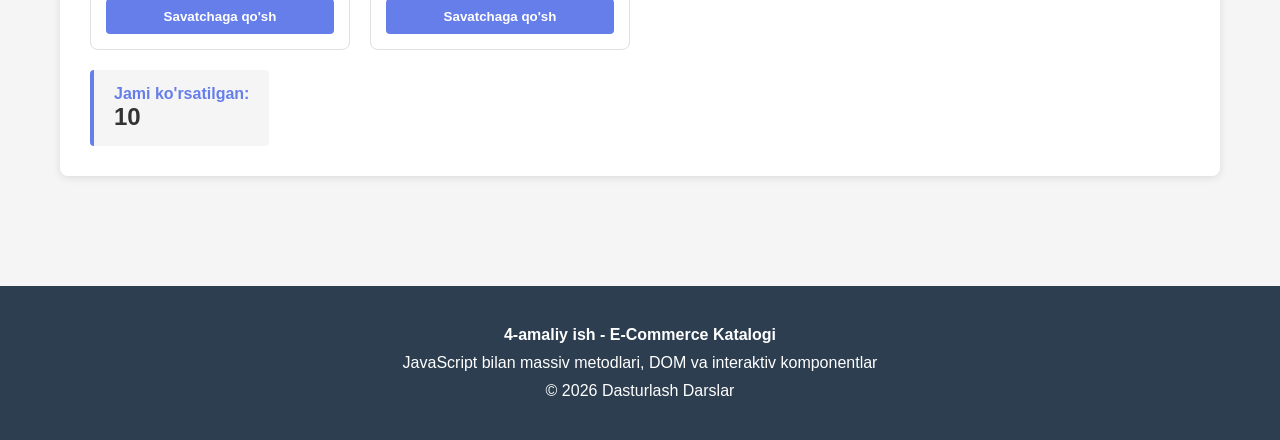
<file: amaliy-04/katalog.html>
<!DOCTYPE html>
<html lang="uz">
<head>
    <meta charset="UTF-8">
    <meta name="viewport" content="width=device-width, initial-scale=1.0">
    <title>Katalog - E-Commerce</title>
    <link rel="stylesheet" href="css/style.css">
</head>
<body>
    <header>
        <div class="container">
            <div style="display: flex; justify-content: space-between; align-items: center;">
                <h1>🛍️ Mahsulot Katalogi</h1>
                <div style="display: flex; align-items: center; gap: 20px;">
                    <div class="savat-icon">
                        <span style="font-size: 24px; cursor: pointer;">🛒</span>
                        <span id="savat-soni">0</span>
                    </div>
                    <button class="hamburger" onclick="hamburgerMenuniOchish()">☰</button>
                </div>
            </div>
            <nav>
                <ul>
                    <li><a href="index.html">Bosh sahifa</a></li>
                    <li><a href="katalog.html">Katalog</a></li>
                    <li><a onclick="modalni('ochish')" style="cursor: pointer;">Buyurtma</a></li>
                </ul>
            </nav>
            <div id="mobile-menu">
                <ul>
                    <li><a href="index.html">Bosh sahifa</a></li>
                    <li><a href="katalog.html">Katalog</a></li>
                    <li><a onclick="modalni('ochish')" style="cursor: pointer;">Buyurtma</a></li>
                </ul>
            </div>
        </div>
    </header>

    <main>
        <div class="container">
            <section id="filtrlar-section">
                <h2>🔍 Qidiruv va Filtrlar</h2>
                <div class="filters">
                    <div class="filter-group">
                        <label for="qidiruv">Qidiruv:</label>
                        <input
                            type="text"
                            id="qidiruv"
                            placeholder="Mahsulot nomini kiriting..."
                        >
                    </div>
                    <div class="filter-group">
                        <label for="kategoriya">Kategoriya:</label>
                        <select id="kategoriya">
                            <option value="hammasi">Hammasi</option>
                            <option value="audio">Audio</option>
                            <option value="computer">Kompyuter</option>
                            <option value="aksessuarlar">Aksessuarlar</option>
                            <option value="gadget">Gadget</option>
                            <option value="display">Displey</option>
                        </select>
                    </div>
                    <div class="filter-group">
                        <label for="saralash">Saralash:</label>
                        <select id="saralash">
                            <option value="default">Standart</option>
                            <option value="arzondan">Arzondan qimmatga</option>
                            <option value="qimmatdan">Qimmatdan arzonга</option>
                            <option value="alifbo">Alifbo bo'yicha</option>
                        </select>
                    </div>
                </div>
            </section>

            <section id="katalog-section">
                <h2>📦 Barcha Mahsulotlar</h2>
                <div id="katalog"></div>
                <div class="stats">
                    <div class="stat">
                        <strong>Jami ko'rsatilgan:</strong>
                        <span id="soni">0</span>
                    </div>
                </div>
            </section>
        </div>
    </main>

    <div id="modal" class="modal">
        <div class="modal-content">
            <button class="modal-close" onclick="modalni('yopish')">×</button>
            <h2>Buyurtma Berish</h2>
            <form id="forma">
                <div class="form-group">
                    <label for="ism">Ismingiz:</label>
                    <input type="text" id="ism" required>
                </div>
                <div class="form-group">
                    <label for="email">Email:</label>
                    <input type="email" id="email" required>
                </div>
                <div class="form-group">
                    <label for="telefon">Telefon (+998XXXXXXXXX):</label>
                    <input type="tel" id="telefon" placeholder="+998" required>
                </div>
                <div class="form-group">
                    <button type="submit">Yuborish</button>
                </div>
            </form>
        </div>
    </div>

    <footer>
        <div class="container">
            <p><strong>4-amaliy ish - E-Commerce Katalogi</strong></p>
            <p>JavaScript bilan massiv metodlari, DOM va interaktiv komponentlar</p>
            <p>&copy; 2026 Dasturlash Darslar</p>
        </div>
    </footer>

    <script src="js/data.js"></script>
    <script src="js/katalog.js"></script>
    <script src="js/ui.js"></script>
</body>
</html>
</file>
<file: amaliy-01/css/style.css>

</file>
<file: amaliy-02/css/style.css>
/* B1: Box sizing for all elements */
*, *::before, *::after {
  box-sizing: border-box;
}

/* General styles */
body {
  font-family: 'Segoe UI', Tahoma, Geneva, Verdana, sans-serif;
  line-height: 1.6;
  color: #333;
  margin: 0;
  padding: 0;
  background-color: #f9f9f9;
}

/* B2: Container styling */
.container {
  max-width: 1200px;
  margin: 0 auto;
  padding: 0 20px;
}

/* Header and Navigation */
header {
  background: linear-gradient(135deg, #667eea 0%, #764ba2 100%);
  color: white;
  padding: 20px 0;
  position: sticky;
  top: 0;
  z-index: 100;
  box-shadow: 0 2px 10px rgba(0, 0, 0, 0.1);
}

header h1 {
  margin: 0;
  font-size: 28px;
}

/* B8: Navigation Flexbox */
nav {
  margin-top: 15px;
}

nav ul {
  list-style: none;
  margin: 0;
  padding: 0;
  display: flex;
  justify-content: space-between;
  align-items: center;
  gap: 20px;
  flex-wrap: wrap;
}

nav a {
  color: white;
  text-decoration: none;
  padding: 8px 16px;
  border-radius: 4px;
  transition: background-color 0.3s ease;
}

nav a:hover {
  background-color: rgba(255, 255, 255, 0.2);
}

/* Main content */
main {
  min-height: calc(100vh - 200px);
  padding: 40px 0;
}

/* B3: Card styling */
article, .card {
  background: white;
  padding: 24px;
  border: 1px solid #e0e0e0;
  border-radius: 8px;
  margin-bottom: 24px;
  box-shadow: 0 2px 8px rgba(0, 0, 0, 0.1);
  position: relative;
}

article h2, .card h2 {
  color: #667eea;
  margin-top: 0;
}

section {
  margin-bottom: 30px;
}

/* B6: Badge styling with absolute positioning */
.badge {
  position: absolute;
  top: 16px;
  right: 16px;
  background-color: #ff6b6b;
  color: white;
  padding: 6px 12px;
  border-radius: 20px;
  font-size: 12px;
  font-weight: bold;
}

/* B9: Flexbox card layout */
.cards-row {
  display: flex;
  flex-wrap: wrap;
  gap: 24px;
  margin-bottom: 30px;
}

.card-item {
  flex: 1 1 280px;
  background: white;
  padding: 20px;
  border: 1px solid #e0e0e0;
  border-radius: 8px;
  box-shadow: 0 2px 8px rgba(0, 0, 0, 0.1);
  transition: transform 0.3s ease, box-shadow 0.3s ease;
  position: relative;
}

.card-item:hover {
  transform: translateY(-5px);
  box-shadow: 0 4px 16px rgba(0, 0, 0, 0.15);
}

/* B4: Padding with multiple values */
.card-item h3 {
  padding: 16px 24px;
  margin: -20px -20px 16px -20px;
  background-color: #f5f5f5;
  color: #667eea;
}

/* Table styling */
table {
  width: 100%;
  border-collapse: collapse;
  margin: 20px 0;
  background: white;
  box-shadow: 0 2px 4px rgba(0, 0, 0, 0.1);
}

caption {
  padding: 12px;
  font-weight: bold;
  color: #667eea;
  text-align: left;
  font-size: 16px;
}

thead {
  background-color: #667eea;
  color: white;
}

th, td {
  padding: 12px 16px;
  text-align: left;
  border-bottom: 1px solid #e0e0e0;
}

thead th {
  border-bottom: 2px solid #764ba2;
}

tbody tr:hover {
  background-color: #f5f5f5;
}

/* Aside styling */
aside {
  background-color: #f0f4ff;
  padding: 20px;
  border-left: 4px solid #667eea;
  margin: 20px 0;
  border-radius: 4px;
}

aside h3 {
  color: #667eea;
  margin-top: 0;
}

/* Media elements */
figure {
  margin: 20px 0;
  text-align: center;
}

figcaption {
  padding: 10px;
  color: #666;
  font-style: italic;
  font-size: 14px;
}

img {
  max-width: 100%;
  height: auto;
  border-radius: 8px;
  display: block;
}

video {
  max-width: 100%;
  height: auto;
  border-radius: 8px;
  margin: 20px 0;
}

iframe {
  max-width: 100%;
  border-radius: 8px;
  border: none;
}

/* B12: Form styling with Flexbox */
.form-group {
  margin-bottom: 20px;
  display: flex;
  flex-direction: column;
}

label {
  font-weight: 600;
  color: #333;
  margin-bottom: 8px;
  font-size: 14px;
}

input[type="text"],
input[type="email"],
input[type="tel"],
input[type="number"],
input[type="date"],
select,
textarea {
  padding: 10px 12px;
  border: 1px solid #ddd;
  border-radius: 4px;
  font-family: inherit;
  font-size: 14px;
  transition: border-color 0.3s ease, box-shadow 0.3s ease;
}

input[type="text"]:focus,
input[type="email"]:focus,
input[type="tel"]:focus,
input[type="number"]:focus,
input[type="date"]:focus,
select:focus,
textarea:focus {
  outline: none;
  border-color: #667eea;
  box-shadow: 0 0 0 3px rgba(102, 126, 234, 0.1);
}

textarea {
  resize: vertical;
  min-height: 120px;
}

/* Radio and Checkbox styling */
fieldset {
  border: 1px solid #ddd;
  border-radius: 4px;
  padding: 16px;
  margin-bottom: 20px;
}

legend {
  padding: 0 10px;
  font-weight: 600;
  color: #667eea;
}

.radio-group,
.checkbox-group {
  display: flex;
  flex-direction: column;
  gap: 10px;
}

input[type="radio"],
input[type="checkbox"] {
  margin-right: 8px;
  cursor: pointer;
}

input[type="radio"] + label,
input[type="checkbox"] + label {
  display: inline;
  margin-bottom: 0;
  margin-left: 0;
  font-weight: normal;
  cursor: pointer;
}

/* Button styling */
button, input[type="submit"] {
  background-color: #667eea;
  color: white;
  padding: 12px 24px;
  border: none;
  border-radius: 4px;
  font-size: 16px;
  font-weight: 600;
  cursor: pointer;
  transition: background-color 0.3s ease, transform 0.2s ease;
}

button:hover, input[type="submit"]:hover {
  background-color: #764ba2;
  transform: translateY(-2px);
}

button:active, input[type="submit"]:active {
  transform: translateY(0);
}

/* B5: Sticky positioning for forms */
.form-container {
  background: white;
  padding: 30px;
  border-radius: 8px;
  box-shadow: 0 2px 8px rgba(0, 0, 0, 0.1);
  max-width: 600px;
}

/* B7: Back to top button */
.back-to-top {
  position: fixed;
  bottom: 30px;
  right: 30px;
  background-color: #667eea;
  color: white;
  width: 50px;
  height: 50px;
  border-radius: 50%;
  display: none;
  align-items: center;
  justify-content: center;
  cursor: pointer;
  z-index: 99;
  box-shadow: 0 2px 10px rgba(0, 0, 0, 0.2);
  transition: background-color 0.3s ease;
}

.back-to-top:hover {
  background-color: #764ba2;
}

.back-to-top.show {
  display: flex;
}

/* B11: Centered content with Flexbox */
.centered {
  display: flex;
  align-items: center;
  justify-content: center;
  min-height: 300px;
}

/* Footer */
/* B10: Footer with 2+ columns using Flexbox */
footer {
  background: #2c3e50;
  color: white;
  padding: 40px 0;
  margin-top: 60px;
}

.footer-content {
  display: flex;
  flex-wrap: wrap;
  gap: 40px;
  justify-content: space-around;
}

.footer-section {
  flex: 1 1 250px;
  min-width: 200px;
}

.footer-section h3 {
  color: #667eea;
  margin-bottom: 15px;
}

.footer-section ul {
  list-style: none;
  padding: 0;
  margin: 0;
}

.footer-section ul li {
  margin-bottom: 10px;
}

.footer-section a {
  color: #bbb;
  text-decoration: none;
  transition: color 0.3s ease;
}

.footer-section a:hover {
  color: #667eea;
}

.footer-bottom {
  text-align: center;
  padding-top: 20px;
  margin-top: 20px;
  border-top: 1px solid #444;
  color: #999;
  font-size: 14px;
}

/* Responsive design */
@media (max-width: 768px) {
  nav ul {
    flex-direction: column;
    align-items: flex-start;
  }

  .cards-row {
    flex-direction: column;
  }

  .card-item {
    flex: 1 1 100%;
  }

  .footer-content {
    flex-direction: column;
  }

  .back-to-top {
    bottom: 20px;
    right: 20px;
    width: 40px;
    height: 40px;
  }

  table {
    font-size: 14px;
  }

  th, td {
    padding: 8px 12px;
  }
}
</file>
<file: amaliy-04/css/style.css>
* {
  box-sizing: border-box;
}

body {
  font-family: 'Segoe UI', Tahoma, Geneva, Verdana, sans-serif;
  margin: 0;
  padding: 0;
  background: #f5f5f5;
  color: #333;
}

header {
  background: linear-gradient(135deg, #667eea 0%, #764ba2 100%);
  color: white;
  padding: 20px 0;
  position: sticky;
  top: 0;
  z-index: 100;
  box-shadow: 0 2px 10px rgba(0, 0, 0, 0.1);
}

.container {
  max-width: 1200px;
  margin: 0 auto;
  padding: 0 20px;
}

header h1 {
  margin: 0 0 15px 0;
  font-size: 28px;
}

nav {
  display: flex;
  justify-content: space-between;
  align-items: center;
  gap: 20px;
}

nav ul {
  list-style: none;
  margin: 0;
  padding: 0;
  display: flex;
  gap: 20px;
}

nav a {
  color: white;
  text-decoration: none;
  transition: opacity 0.3s;
}

nav a:hover {
  opacity: 0.8;
}

.hamburger {
  display: none;
  background: none;
  border: none;
  color: white;
  font-size: 24px;
  cursor: pointer;
}

.savat-icon {
  position: relative;
}

#savat-soni {
  position: absolute;
  top: -8px;
  right: -8px;
  background: #ff6b6b;
  color: white;
  border-radius: 50%;
  width: 24px;
  height: 24px;
  display: flex;
  align-items: center;
  justify-content: center;
  font-size: 12px;
  font-weight: bold;
  display: none;
}

main {
  padding: 40px 0;
}

section {
  background: white;
  padding: 30px;
  border-radius: 8px;
  margin-bottom: 30px;
  box-shadow: 0 2px 8px rgba(0, 0, 0, 0.1);
}

section h2 {
  color: #667eea;
  margin-top: 0;
  border-bottom: 2px solid #667eea;
  padding-bottom: 15px;
}

.filters {
  display: grid;
  grid-template-columns: repeat(auto-fit, minmax(250px, 1fr));
  gap: 20px;
  margin-bottom: 20px;
}

.filter-group {
  display: flex;
  flex-direction: column;
}

.filter-group label {
  font-weight: 600;
  margin-bottom: 8px;
  color: #667eea;
}

.filter-group input,
.filter-group select {
  padding: 10px 12px;
  border: 1px solid #ddd;
  border-radius: 4px;
  font-size: 14px;
  transition: border-color 0.3s;
}

.filter-group input:focus,
.filter-group select:focus {
  outline: none;
  border-color: #667eea;
  box-shadow: 0 0 0 3px rgba(102, 126, 234, 0.1);
}

#katalog {
  display: grid;
  grid-template-columns: repeat(auto-fill, minmax(220px, 1fr));
  gap: 20px;
}

.karta {
  background: white;
  border: 1px solid #e0e0e0;
  border-radius: 8px;
  overflow: hidden;
  transition: transform 0.3s, box-shadow 0.3s;
  cursor: pointer;
  padding: 15px;
}

.karta:hover {
  transform: translateY(-5px);
  box-shadow: 0 8px 16px rgba(0, 0, 0, 0.15);
}

.karta img {
  width: 100%;
  height: 180px;
  object-fit: cover;
  border-radius: 4px;
  margin-bottom: 12px;
}

.karta h3 {
  margin: 10px 0;
  font-size: 16px;
  color: #333;
}

.karta .narx {
  font-weight: bold;
  color: #667eea;
  font-size: 18px;
  margin: 10px 0;
}

.karta .mavjud {
  color: #27ae60;
  font-weight: 600;
  font-size: 14px;
}

.karta .sotilgan {
  color: #e74c3c;
  font-weight: 600;
  font-size: 14px;
}

.karta button {
  width: 100%;
  padding: 10px;
  background: #667eea;
  color: white;
  border: none;
  border-radius: 4px;
  cursor: pointer;
  font-weight: 600;
  transition: background 0.3s;
  margin-top: 10px;
}

.karta button:hover:not(:disabled) {
  background: #764ba2;
}

.karta button:disabled {
  background: #ccc;
  cursor: not-allowed;
}

.stats {
  display: flex;
  gap: 20px;
  margin-top: 20px;
  flex-wrap: wrap;
}

.stat {
  background: #f5f5f5;
  padding: 15px 20px;
  border-radius: 4px;
  border-left: 4px solid #667eea;
}

.stat strong {
  color: #667eea;
  display: block;
}

.stat span {
  font-size: 24px;
  font-weight: bold;
}

.modal {
  display: none;
  position: fixed;
  top: 0;
  left: 0;
  right: 0;
  bottom: 0;
  background: rgba(0, 0, 0, 0.5);
  z-index: 1000;
  justify-content: center;
  align-items: center;
}

.modal.ochiq {
  display: flex;
}

.modal-content {
  background: white;
  padding: 30px;
  border-radius: 8px;
  max-width: 500px;
  width: 90%;
  position: relative;
}

.modal-close {
  position: absolute;
  top: 15px;
  right: 15px;
  background: none;
  border: none;
  font-size: 28px;
  cursor: pointer;
  color: #999;
}

.modal-close:hover {
  color: #333;
}

.modal-content h2 {
  margin-top: 0;
  color: #667eea;
}

.form-group {
  margin-bottom: 20px;
  display: flex;
  flex-direction: column;
}

.form-group label {
  font-weight: 600;
  margin-bottom: 8px;
  color: #333;
}

.form-group input {
  padding: 12px;
  border: 1px solid #ddd;
  border-radius: 4px;
  font-size: 14px;
}

.form-group input:focus {
  outline: none;
  border-color: #667eea;
  box-shadow: 0 0 0 3px rgba(102, 126, 234, 0.1);
}

.form-group button {
  padding: 12px;
  background: #667eea;
  color: white;
  border: none;
  border-radius: 4px;
  font-size: 16px;
  font-weight: 600;
  cursor: pointer;
  transition: background 0.3s;
}

.form-group button:hover {
  background: #764ba2;
}

.ogohlantir {
  position: fixed;
  top: 20px;
  right: 20px;
  background: white;
  padding: 15px 20px;
  border-radius: 4px;
  box-shadow: 0 4px 12px rgba(0, 0, 0, 0.15);
  z-index: 2000;
  animation: slideIn 0.3s ease;
}

@keyframes slideIn {
  from {
    transform: translateX(400px);
    opacity: 0;
  }
  to {
    transform: translateX(0);
    opacity: 1;
  }
}

#mobile-menu {
  display: none;
  position: fixed;
  left: 0;
  top: 0;
  right: 0;
  bottom: 0;
  background: white;
  z-index: 999;
  flex-direction: column;
  padding: 20px;
}

#mobile-menu.ochiq {
  display: flex;
}

#mobile-menu ul {
  flex-direction: column;
  gap: 10px;
}

footer {
  background: #2c3e50;
  color: white;
  padding: 30px 0;
  text-align: center;
  margin-top: 40px;
}

footer p {
  margin: 10px 0;
}

@media (max-width: 768px) {
  .hamburger {
    display: block;
  }

  nav ul {
    display: none;
  }

  #katalog {
    grid-template-columns: repeat(auto-fill, minmax(150px, 1fr));
  }

  .filters {
    grid-template-columns: 1fr;
  }

  section {
    padding: 20px;
  }

  header h1 {
    font-size: 20px;
  }
}
</file>
